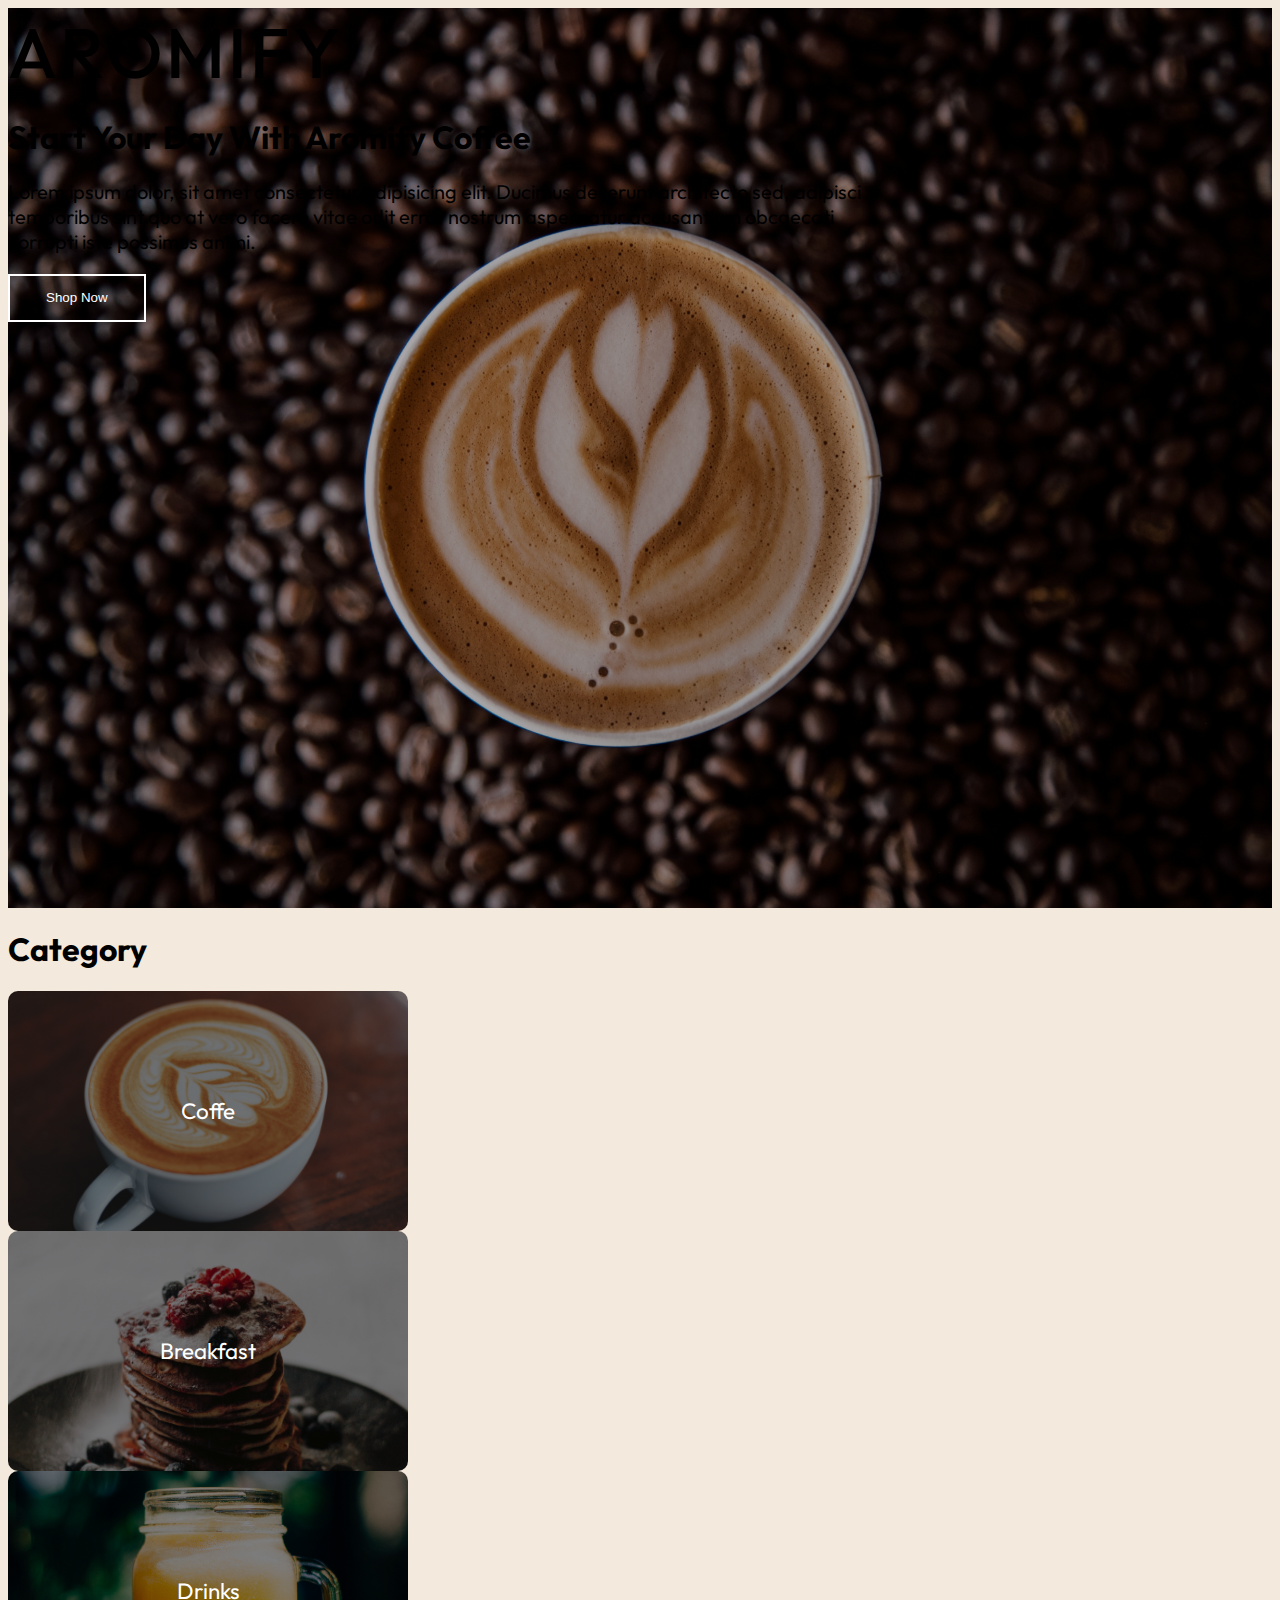
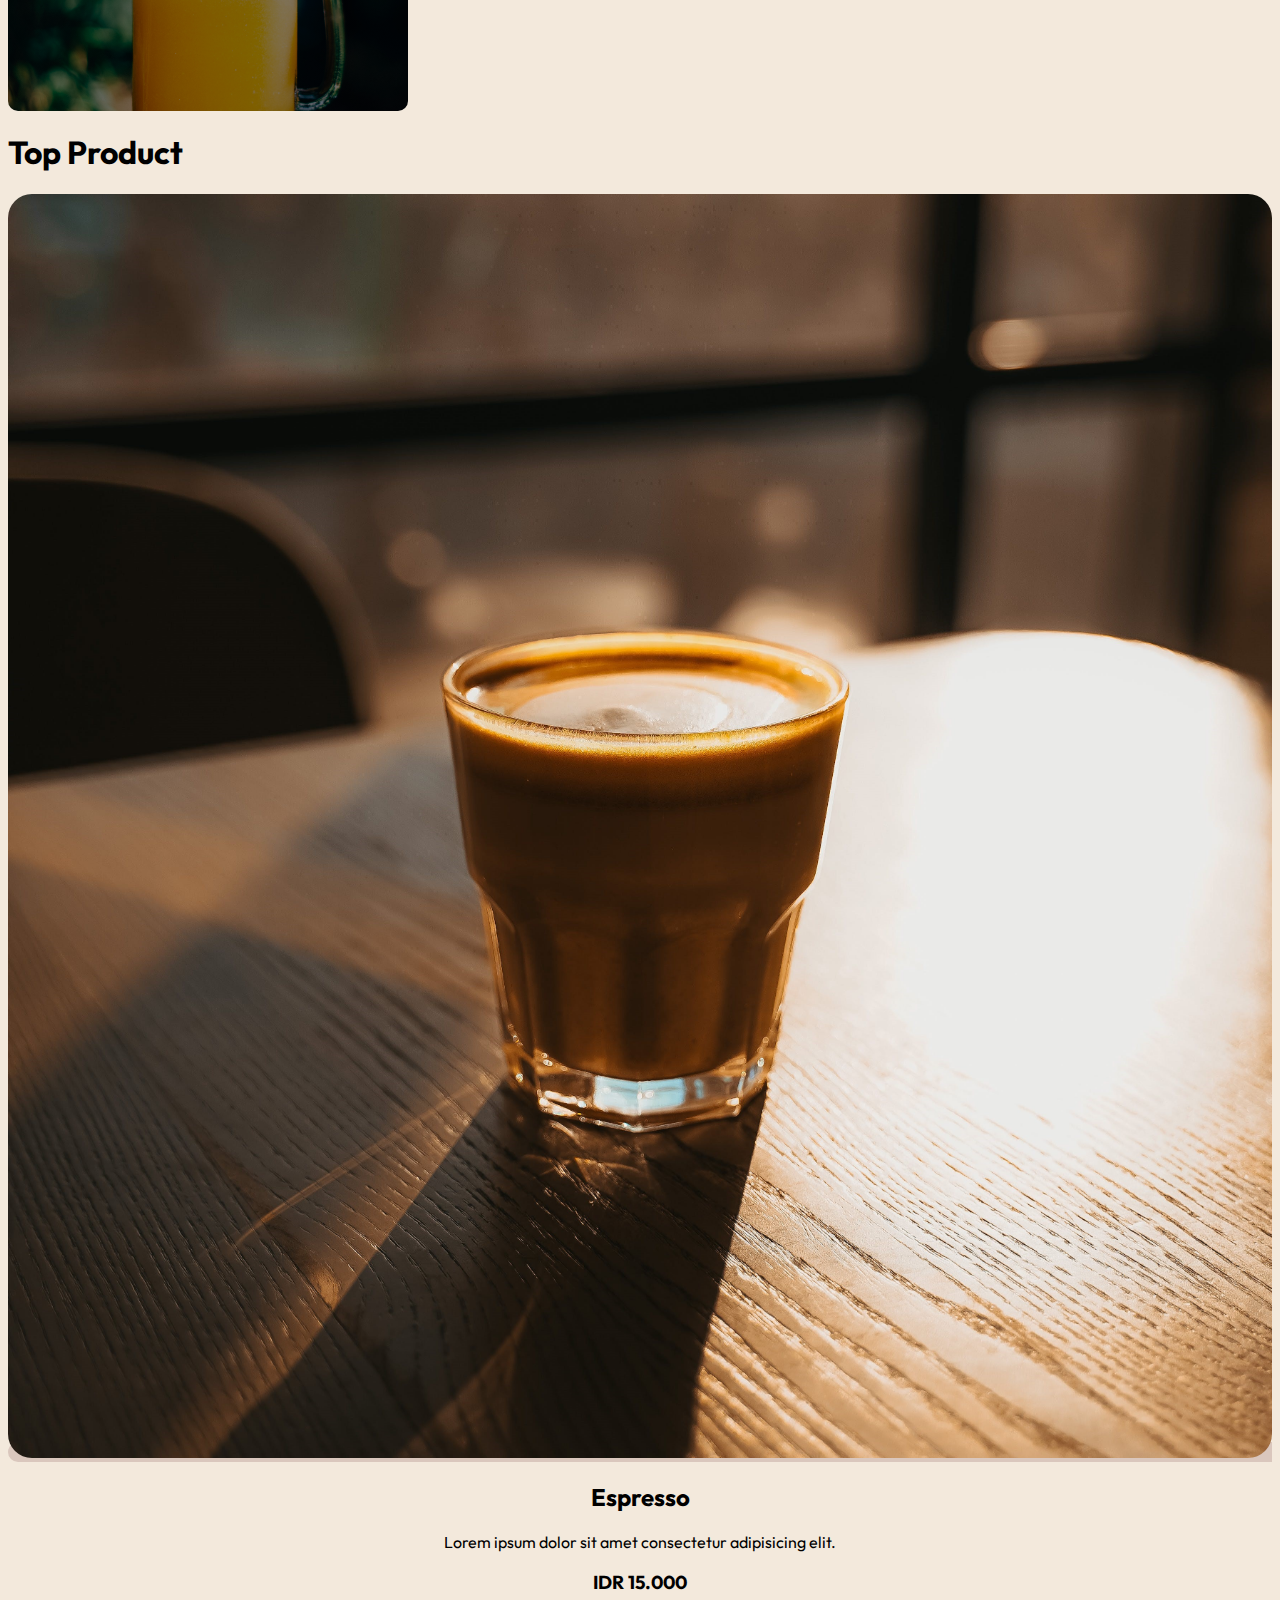
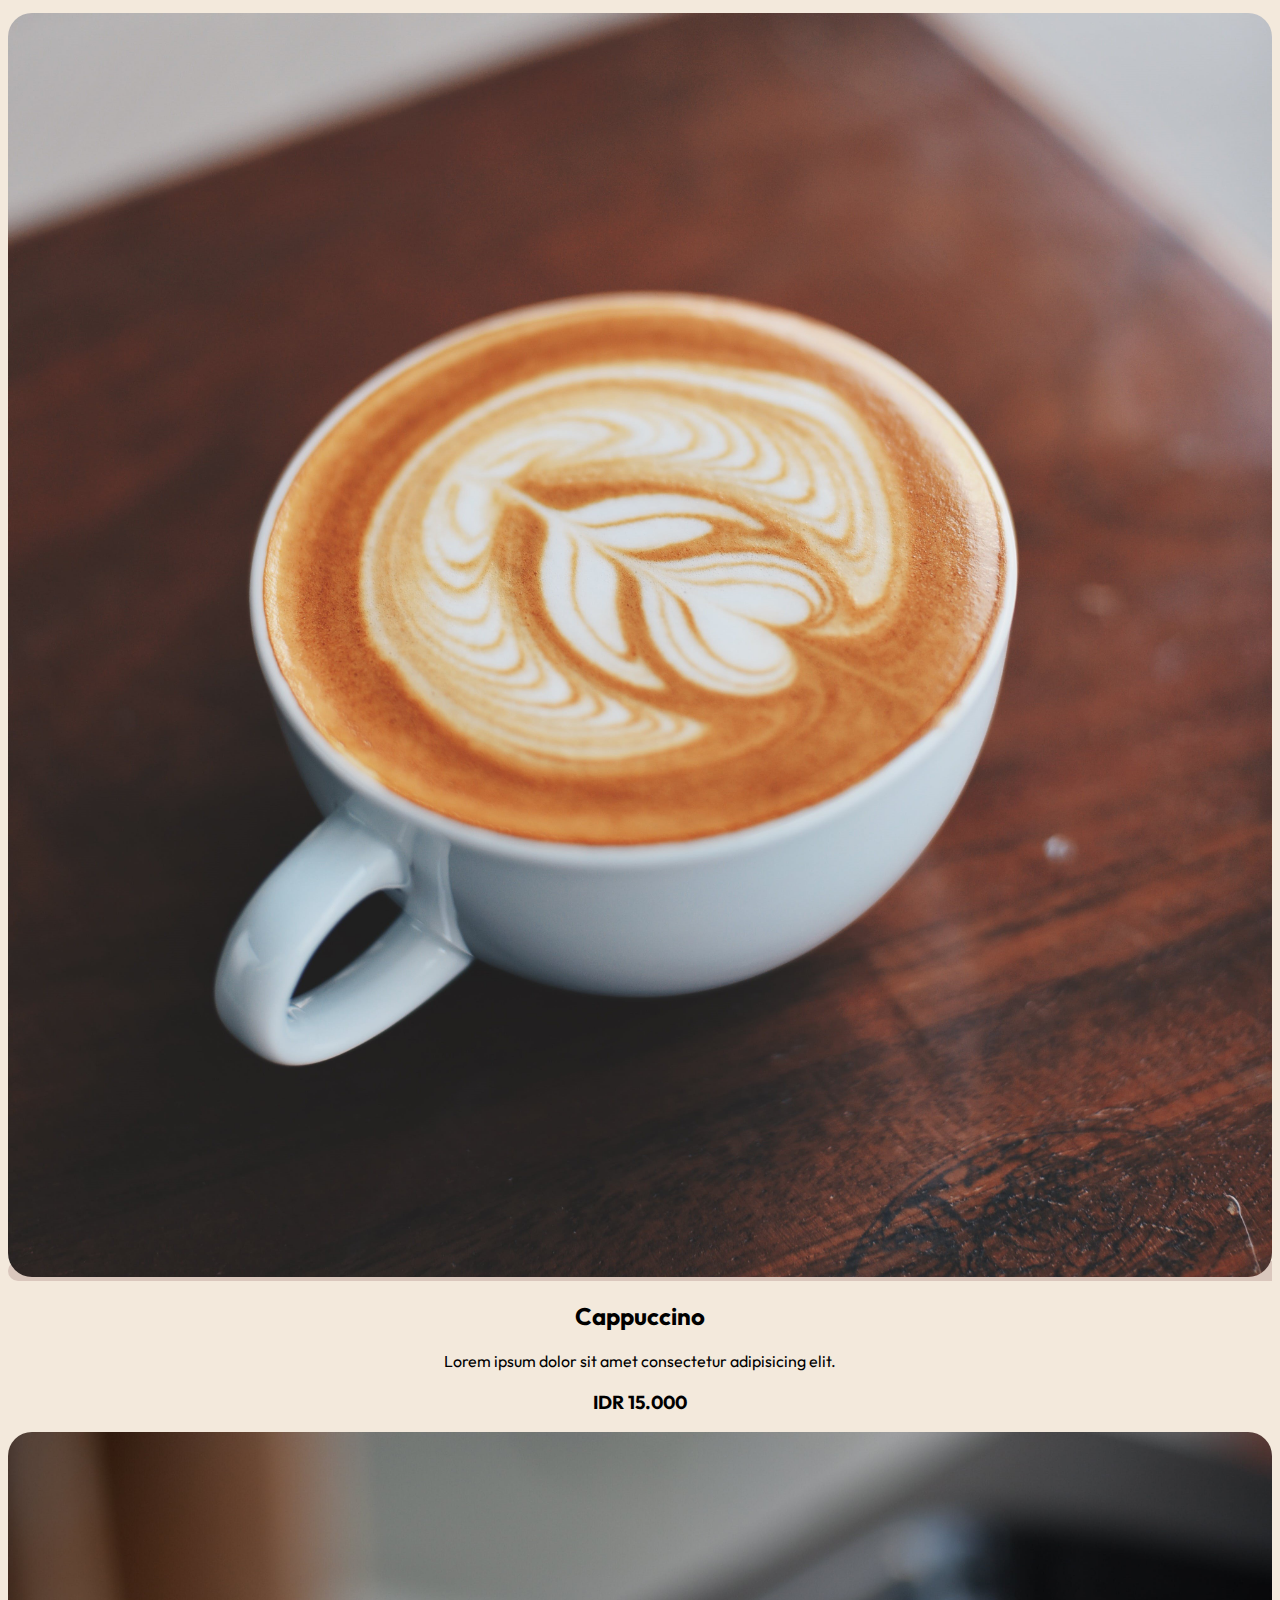
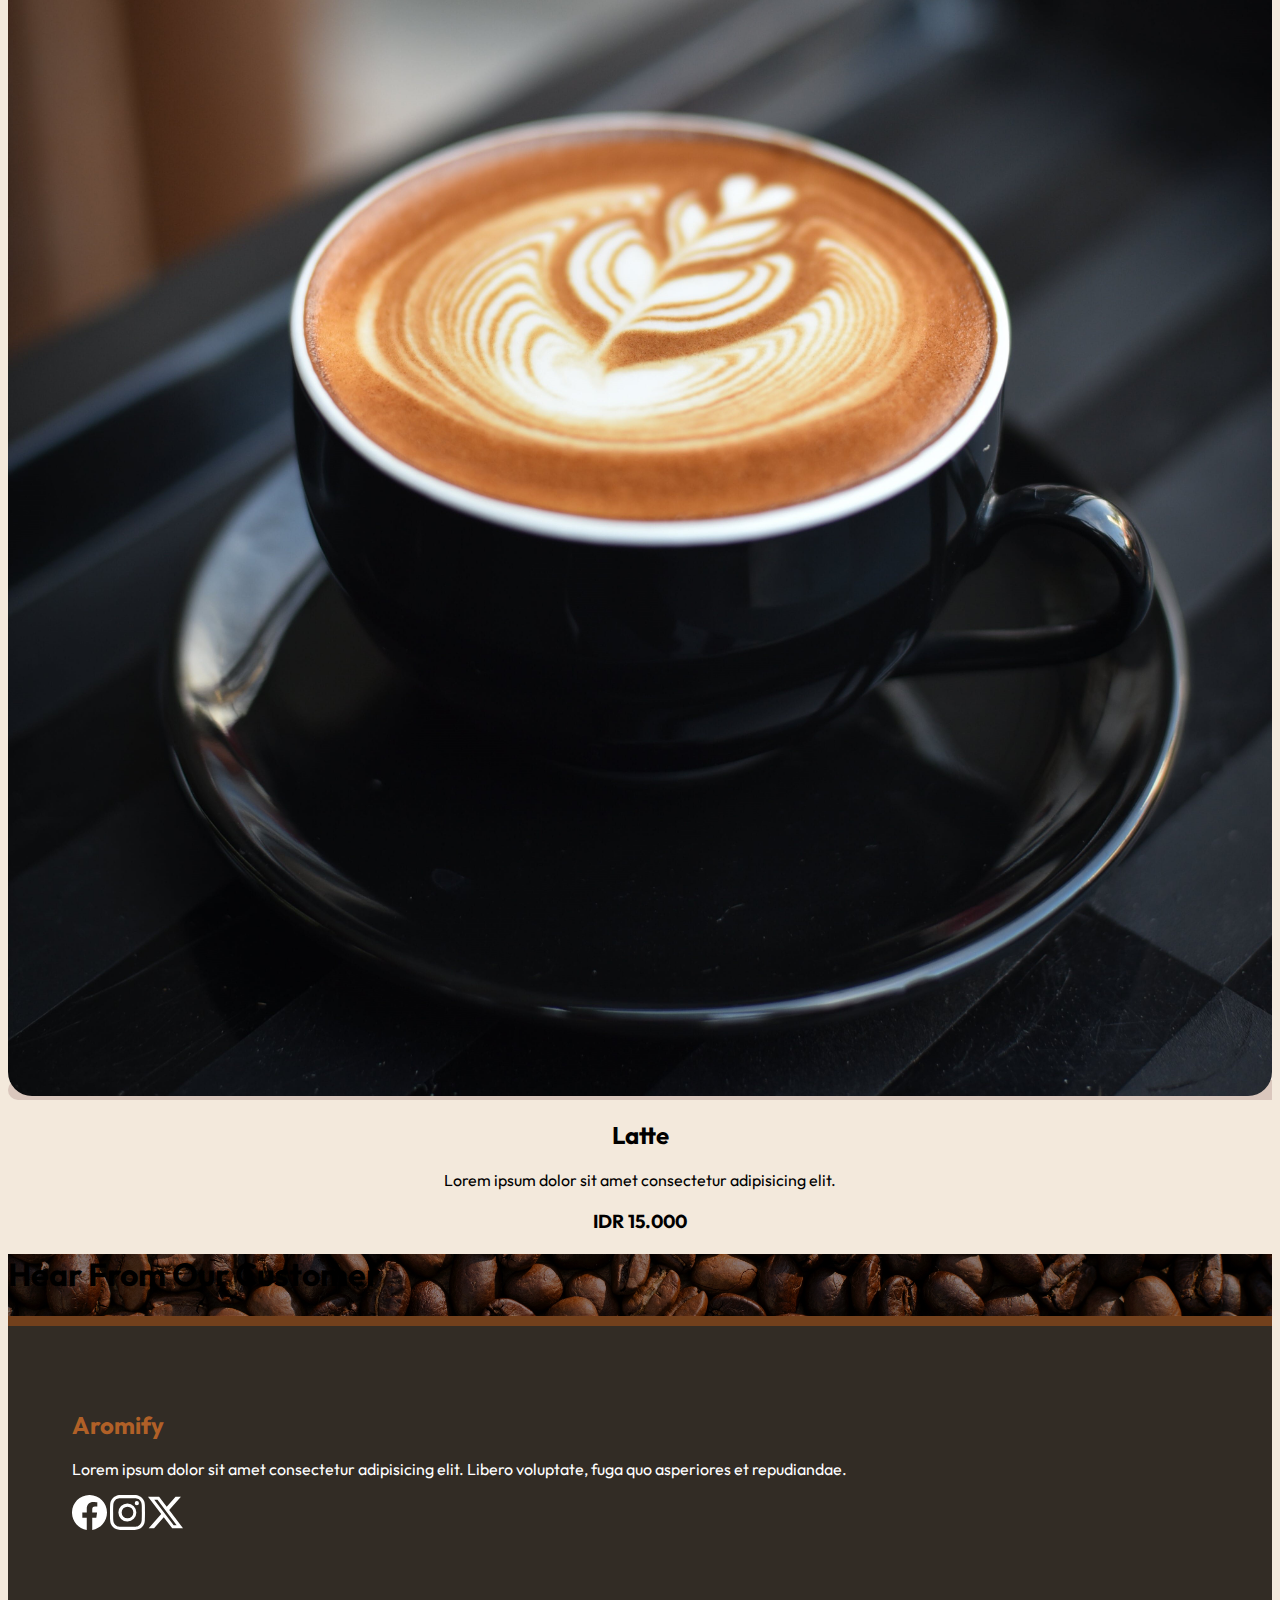
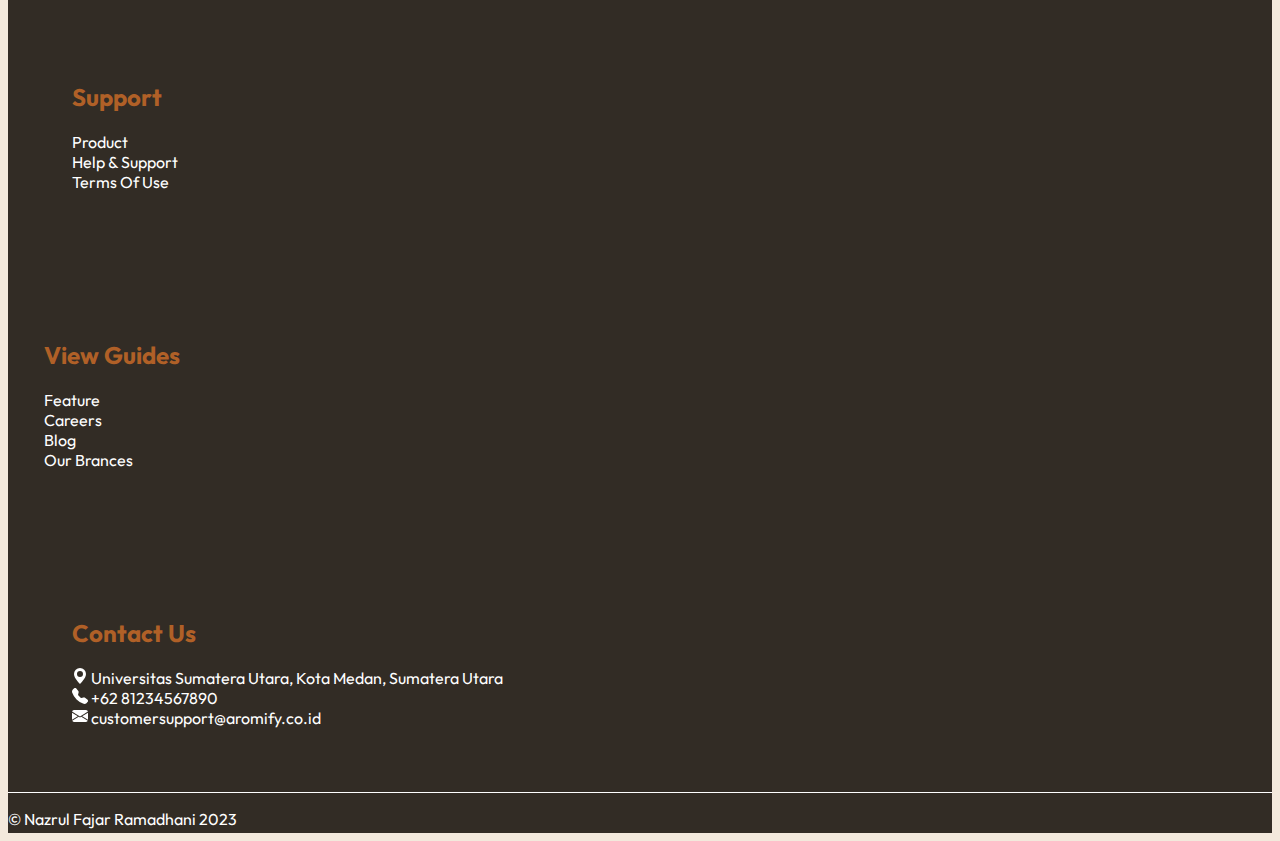
<file: index.html>
<!DOCTYPE html>
<html lang="en">
<head>
  <meta charset="UTF-8">
  <meta name="viewport" content="width=device-width, initial-scale=1.0">
  <title>Aromify</title>
  <link href="https://cdn.jsdelivr.net/npm/bootstrap@5.3.2/dist/css/bootstrap.min.css" 
  rel="stylesheet" integrity="sha384-T3c6CoIi6uLrA9TneNEoa7RxnatzjcDSCmG1MXxSR1GAsXEV/Dwwykc2MPK8M2HN" crossorigin="anonymous">
  <link rel="stylesheet" href="style.css">
  <!-- Font -->
  <link rel="preconnect" href="https://fonts.googleapis.com">
  <link rel="preconnect" href="https://fonts.gstatic.com" crossorigin>
  <link href="https://fonts.googleapis.com/css2?family=Outfit:wght@100;200;300;400;500;600;700;800;900&display=swap" rel="stylesheet">
  <!-- Owl -->
  <link rel="stylesheet" href="https://cdnjs.cloudflare.com/ajax/libs/OwlCarousel2/2.3.4/assets/owl.carousel.css" integrity="sha512-UTNP5BXLIptsaj5WdKFrkFov94lDx+eBvbKyoe1YAfjeRPC+gT5kyZ10kOHCfNZqEui1sxmqvodNUx3KbuYI/A==" crossorigin="anonymous" referrerpolicy="no-referrer" />
</head>
<body>
  <!-- Nav Main -->
  <header class="nav-scrolled">
    <nav class="navbar container-fluid navbar-expand-lg navbar-dark">
      <div class="container-fluid">
        <a class="navbar-brand px-2 mx-lg-5" href="#home"><h2>Aromify</h3></a>
        <button class="navbar-toggler" type="button" data-bs-toggle="collapse" data-bs-target="#navbarNavAltMarkup" aria-controls="navbarNavAltMarkup" aria-expanded="false" aria-label="Toggle navigation">
          <span class="navbar-toggler-icon"></span>
        </button>
        <div class="collapse navbar-collapse justify-content-end px-5" id="navbarNavAltMarkup">
          <div class="navbar-nav">
            <a class="nav-link" href="#home">Home</a>
            <a class="nav-link" href="/menu/index.html">Menu</a>
            <a class="nav-link" href="/location/index.html">Location</a>
            <a class="nav-link" href="#footer">Contact Us</a>
          </div>
        </div>
      </div>
    </nav>
  </header>
  <!-- Nav End -->

  <!-- Main Start -->

  <!-- Home Start -->
  <section class="home text-center d-grid align-items-center mb-3 justify-content-center" id="home">
    <div class="container-fluid text-light">
      <div class="word">
        <span>A</span>
        <span>R</span>
        <span>O</span>
        <span>M</span>
        <span>I</span>
        <span>F</span>
        <span>Y</span>
      </div>
      <h1 class="fade-up py-2">Start Your Day With Aromify Coffee</h1>
      <p class="fade-up py-2" style="width: 70vw; font-size: 1.25rem;">Lorem ipsum dolor, sit amet consectetur adipisicing elit. Ducimus deserunt architecto sed, 
        adipisci temporibus sint quo at vero facere vitae odit error nostrum aspernatur accusantium obcaecati corrupti iste possimus animi.</p>
        <button class="fade-up shop_now py-2" onclick="location.href='https:gofood.co.id/en'" type="button">Shop Now</button>
    </div>
  </section>
  <!-- Home End -->

  <!-- Category Start -->
  <section class="my-4">
    <div class="container-fluid">
      <div class="d-flex justify-content-center my-5">
        <h1>Category</h1>
      </div>
      <div class="row align-items-center justify-content-center">
        <div class="category col-4 m-2 mt-0 d-flex align-items-center justify-content-center text-light"><a class="cat_coffee" href="/menu/index.html">Coffe</a></div>
        <div class="category col-4 m-2 mt-0 d-flex align-items-center justify-content-center text-light"><a class="cat_breakfast" href="/menu/index.html">Breakfast</a></div>
        <div class="category col-4 m-2 mt-0 d-flex align-items-center justify-content-center text-light"><a class="cat_drinks" href="/menu/index.html">Drinks</a></div>
      </div>
    </div>
  </section>
  <!-- Category End -->

  <!-- Top Product Start -->
  <section class="my-4">
    <div class="container-fluid">
      <div class="d-flex justify-content-center my-5">
        <h1>Top Product</h1>
      </div>
      <div class="row align-items-center justify-content-center my-5">
        <a href="/menu/detail.html?id=2" class="product col-3 m-2 p-4">
            <img src="img/Coffe/espresso.jpg" alt="espresso" class="">
            <h2 class="p-1 my-1">Espresso</h2>
            <p class="p-1">Lorem ipsum dolor sit amet consectetur adipisicing elit.</p>
            <h3 class="p-1">IDR 15.000</h3>
        </a>

        <a href="/menu/detail.html?id=1" class="product col-3 m-2 p-4">
            <img src="img/Coffe/cappuccino.jpg" alt="cappuccino">
            <h2 class="p-1 my-1">Cappuccino</h2>
            <p class="p-1">Lorem ipsum dolor sit amet consectetur adipisicing elit.</p>
            <h3 class="p-1">IDR 15.000</h3>
        </a>

        <a href="/menu/detail.html?id=3" class="product col-3 m-2 p-4">
          <img src="img/Coffe/latte.jpg" alt="latte">
          <h2 class="p-1 my-1">Latte</h2>
          <p class="p-1">Lorem ipsum dolor sit amet consectetur adipisicing elit.</p>
          <h3 class="p-1">IDR 15.000</h3>
        </a>
      </div>
    </div>
  </section>
  <!-- Top Product End -->

  <!-- Review Start -->
  <section class="my-4">
    <div class="review-body container p-3">
      <div class="d-flex justify-content-center">
        <h1 class="text-light">Hear From Our Customer</h1>
      </div>
      <div class="review">
        <div class="owl-carousel">
          <div class="card m-3">
            <div class="card-body">
              <div class="d-flex">
                <img src="img/Breakfast/donut.jpg" alt="profile">
                <h4 class="card-title ms-3 mb-0">Customer 1</h4>
              </div>
              <p class="card-text py-2">Lorem ipsum dolor sit amet consectetur adipisicing elit. Odit blanditiis quod numquam velit dolores rem sit 
                similique officia architecto sapiente veritatis at, aut, sed, cupiditate nulla nobis quasi officiis minus?</p>
            </div>
          </div>
          <div class="card m-3">
            <div class="card-body">
              <div class="d-flex">
                <img src="img/Breakfast/donut.jpg" alt="profile">
                <h4 class="card-title ms-3 mb-0">Customer 2</h4>
              </div>
              <p class="card-text py-3">Lorem ipsum dolor sit amet consectetur adipisicing elit. Molestias, debitis? Culpa, omnis, assumenda quisquam 
                tenetur recusandae corporis tempore iusto eligendi maxime harum explicabo modi error, debitis sit ab eveniet veritatis.</p>
            </div>
          </div>
          <div class="card m-3">
            <div class="card-body">
              <div class="d-flex">
                <img src="img/Breakfast/donut.jpg" alt="profile">
                <h4 class="card-title ms-3 mb-0">Customer 3</h4>
              </div>
              <p class="card-text">Lorem ipsum dolor sit amet consectetur adipisicing elit. Vitae ad a ex expedita. Possimus quibusdam porro, 
                sed in necessitatibus consequuntur est similique dolore minus, assumenda odio reiciendis atque provident sequi!</p>
            </div>
          </div>
          <div class="card m-3">
            <div class="card-body">
              <div class="d-flex">
                <img src="img/Breakfast/donut.jpg" alt="profile">
                <h4 class="card-title ms-3 mb-0">Customer 4</h4>
              </div>
              <p class="card-text">Lorem, ipsum dolor sit amet consectetur adipisicing elit. Natus, magni eum ratione laudantium illo doloremque 
                enim incidunt ducimus quasi numquam perspiciatis, dolorum, quis quidem. Aliquid natus atque commodi eos ducimus.</p>
            </div>
          </div>
          <div class="card m-3">
            <div class="card-body">
              <div class="d-flex">
                <img src="img/Breakfast/donut.jpg" alt="profile">
                <h4 class="card-title ms-3 mb-0">Customer 5</h4>
              </div>
              <p class="card-text">Lorem ipsum dolor sit amet consectetur adipisicing elit. Odit blanditiis quod numquam velit dolores rem sit 
                similique officia architecto sapiente veritatis at, aut, sed, cupiditate nulla nobis quasi officiis minus?</p>
            </div>
          </div>
          <div class="card m-3">
            <div class="card-body">
              <div class="d-flex">
                <img src="img/Breakfast/donut.jpg" alt="profile">
                <h4 class="card-title ms-3 mb-0">Customer 6</h4>
              </div>
              <p class="card-text">Lorem ipsum dolor sit amet consectetur adipisicing elit. Ad animi deleniti debitis? Reprehenderit hic vel 
                officiis libero impedit nobis neque ipsam, nihil in doloremque sapiente alias! Deserunt esse quibusdam eveniet!</p>
            </div>
          </div>
        </div>
      </div>
    </div>
  </section>
  <!-- Review End -->

  <!-- Footer Start -->
  <footer class="mt-5" id="footer">
    <div class="container">
      <div class="row">
        <div class="box col-12 col-lg-3 my-2">
          <h2>Aromify</h2>
          <p>Lorem ipsum dolor sit amet consectetur adipisicing elit. Libero voluptate, fuga quo asperiores et repudiandae.</p>
          <div class="d-flex justify-content-between">
            <a href=""><svg xmlns="http://www.w3.org/2000/svg" width="35" height="35" fill="currentColor" class="bi bi-facebook" viewBox="0 0 16 16">
              <path d="M16 8.049c0-4.446-3.582-8.05-8-8.05C3.58 0-.002 3.603-.002 8.05c0 4.017 2.926 7.347 6.75 7.951v-5.625h-2.03V8.05H6.75V6.275c0-2.017 1.195-3.131 3.022-3.131.876 0 1.791.157 1.791.157v1.98h-1.009c-.993 0-1.303.621-1.303 1.258v1.51h2.218l-.354 2.326H9.25V16c3.824-.604 6.75-3.934 6.75-7.951z"/>
            </svg></a>
            <a href=""><svg xmlns="http://www.w3.org/2000/svg" width="35" height="35" fill="currentColor" class="bi bi-instagram" viewBox="0 0 16 16">
              <path d="M8 0C5.829 0 5.556.01 4.703.048 3.85.088 3.269.222 2.76.42a3.917 3.917 0 0 0-1.417.923A3.927 3.927 0 0 0 .42 2.76C.222 3.268.087 3.85.048 4.7.01 5.555 0 5.827 0 8.001c0 2.172.01 2.444.048 3.297.04.852.174 1.433.372 1.942.205.526.478.972.923 1.417.444.445.89.719 1.416.923.51.198 1.09.333 1.942.372C5.555 15.99 5.827 16 8 16s2.444-.01 3.298-.048c.851-.04 1.434-.174 1.943-.372a3.916 3.916 0 0 0 1.416-.923c.445-.445.718-.891.923-1.417.197-.509.332-1.09.372-1.942C15.99 10.445 16 10.173 16 8s-.01-2.445-.048-3.299c-.04-.851-.175-1.433-.372-1.941a3.926 3.926 0 0 0-.923-1.417A3.911 3.911 0 0 0 13.24.42c-.51-.198-1.092-.333-1.943-.372C10.443.01 10.172 0 7.998 0h.003zm-.717 1.442h.718c2.136 0 2.389.007 3.232.046.78.035 1.204.166 1.486.275.373.145.64.319.92.599.28.28.453.546.598.92.11.281.24.705.275 1.485.039.843.047 1.096.047 3.231s-.008 2.389-.047 3.232c-.035.78-.166 1.203-.275 1.485a2.47 2.47 0 0 1-.599.919c-.28.28-.546.453-.92.598-.28.11-.704.24-1.485.276-.843.038-1.096.047-3.232.047s-2.39-.009-3.233-.047c-.78-.036-1.203-.166-1.485-.276a2.478 2.478 0 0 1-.92-.598 2.48 2.48 0 0 1-.6-.92c-.109-.281-.24-.705-.275-1.485-.038-.843-.046-1.096-.046-3.233 0-2.136.008-2.388.046-3.231.036-.78.166-1.204.276-1.486.145-.373.319-.64.599-.92.28-.28.546-.453.92-.598.282-.11.705-.24 1.485-.276.738-.034 1.024-.044 2.515-.045v.002zm4.988 1.328a.96.96 0 1 0 0 1.92.96.96 0 0 0 0-1.92zm-4.27 1.122a4.109 4.109 0 1 0 0 8.217 4.109 4.109 0 0 0 0-8.217zm0 1.441a2.667 2.667 0 1 1 0 5.334 2.667 2.667 0 0 1 0-5.334z"/>
            </svg></a>
            <a href=""><svg xmlns="http://www.w3.org/2000/svg" width="35" height="35" fill="currentColor" class="bi bi-twitter-x" viewBox="0 0 16 16">
              <path d="M12.6.75h2.454l-5.36 6.142L16 15.25h-4.937l-3.867-5.07-4.425 5.07H.316l5.733-6.57L0 .75h5.063l3.495 4.633L12.601.75Zm-.86 13.028h1.36L4.323 2.145H2.865l8.875 11.633Z"/>
            </svg></a>
          </div>
        </div>
        <div class="box col-4 col-lg-3 my-2">
          <h2>Support</h2>
            <li><a href="">Product</a></li>
            <li><a href="">Help & Support</a></li>
            <li><a href="">Terms Of Use</a></li>
        </div>
        <div class="box view-guides col-4 col-lg-3 my-2">
          <h2>View Guides</h2>
          <li><a href="">Feature</a></li>
          <li><a href="">Careers</a></li>
          <li><a href="">Blog</a></li>
          <li><a href="">Our Brances</a></li>
        </div>
        <div class="box col-4 col-lg-3 my-2">
          <h2>Contact Us</h2>
          <li><a href="https://maps.app.goo.gl/rUbBn3aGbjr4M6wi7" target="_blank">
            <span>
              <svg xmlns="http://www.w3.org/2000/svg" width="16" height="16" fill="currentColor" class="bi bi-geo-alt-fill" viewBox="0 0 16 16">
                <path d="M8 16s6-5.686 6-10A6 6 0 0 0 2 6c0 4.314 6 10 6 10zm0-7a3 3 0 1 1 0-6 3 3 0 0 1 0 6z"/>
              </svg>
            </span>
            Universitas Sumatera Utara, Kota Medan, Sumatera Utara
          </a></li>
          <li><a href=""><span>
            <svg xmlns="http://www.w3.org/2000/svg" width="16" height="16" fill="currentColor" class="bi bi-telephone-fill" viewBox="0 0 16 16">
              <path fill-rule="evenodd" d="M1.885.511a1.745 1.745 0 0 1 2.61.163L6.29 2.98c.329.423.445.974.315 1.494l-.547 2.19a.678.678 0 0 0 .178.643l2.457 2.457a.678.678 0 0 0 .644.178l2.189-.547a1.745 1.745 0 0 1 1.494.315l2.306 1.794c.829.645.905 1.87.163 2.611l-1.034 1.034c-.74.74-1.846 1.065-2.877.702a18.634 18.634 0 0 1-7.01-4.42 18.634 18.634 0 0 1-4.42-7.009c-.362-1.03-.037-2.137.703-2.877L1.885.511z"/>
            </svg>
          </span>
              +62 81234567890
          </a></li>
          <li><a href="mailto:customersupport@aromify.co.id"><span>
            <svg xmlns="http://www.w3.org/2000/svg" width="16" height="16" fill="currentColor" class="bi bi-envelope-fill" viewBox="0 0 16 16">
              <path d="M.05 3.555A2 2 0 0 1 2 2h12a2 2 0 0 1 1.95 1.555L8 8.414.05 3.555ZM0 4.697v7.104l5.803-3.558L0 4.697ZM6.761 8.83l-6.57 4.027A2 2 0 0 0 2 14h12a2 2 0 0 0 1.808-1.144l-6.57-4.027L8 9.586l-1.239-.757Zm3.436-.586L16 11.801V4.697l-5.803 3.546Z"/>
            </svg>
          </span>
              customersupport@aromify.co.id
          </a></li>
        </div>
      </div>
    </div>
    <div class="copyright d-flex justify-content-center align-items-center">
      <p class="m-0">&#169; Nazrul Fajar Ramadhani 2023</p>
    </div>
  </footer>
  <!-- Footer End -->
  <!-- Main End -->

  <!-- Jquery -->
  <script src="https://cdnjs.cloudflare.com/ajax/libs/jquery/3.7.1/jquery.min.js" 
  integrity="sha512-v2CJ7UaYy4JwqLDIrZUI/4hqeoQieOmAZNXBeQyjo21dadnwR+8ZaIJVT8EE2iyI61OV8e6M8PP2/4hpQINQ/g==" crossorigin="anonymous" referrerpolicy="no-referrer"></script>
  <!-- Owl -->
  <script src="https://cdnjs.cloudflare.com/ajax/libs/OwlCarousel2/2.3.4/owl.carousel.min.js" 
  integrity="sha512-bPs7Ae6pVvhOSiIcyUClR7/q2OAsRiovw4vAkX+zJbw3ShAeeqezq50RIIcIURq7Oa20rW2n2q+fyXBNcU9lrw==" crossorigin="anonymous" referrerpolicy="no-referrer"></script>
  <!-- Bootstrap -->
  <script src="https://cdn.jsdelivr.net/npm/bootstrap@5.3.2/dist/js/bootstrap.bundle.min.js" 
  integrity="sha384-C6RzsynM9kWDrMNeT87bh95OGNyZPhcTNXj1NW7RuBCsyN/o0jlpcV8Qyq46cDfL" crossorigin="anonymous"></script>
  <script src="script.js"></script>
</body>
</html>
</file>
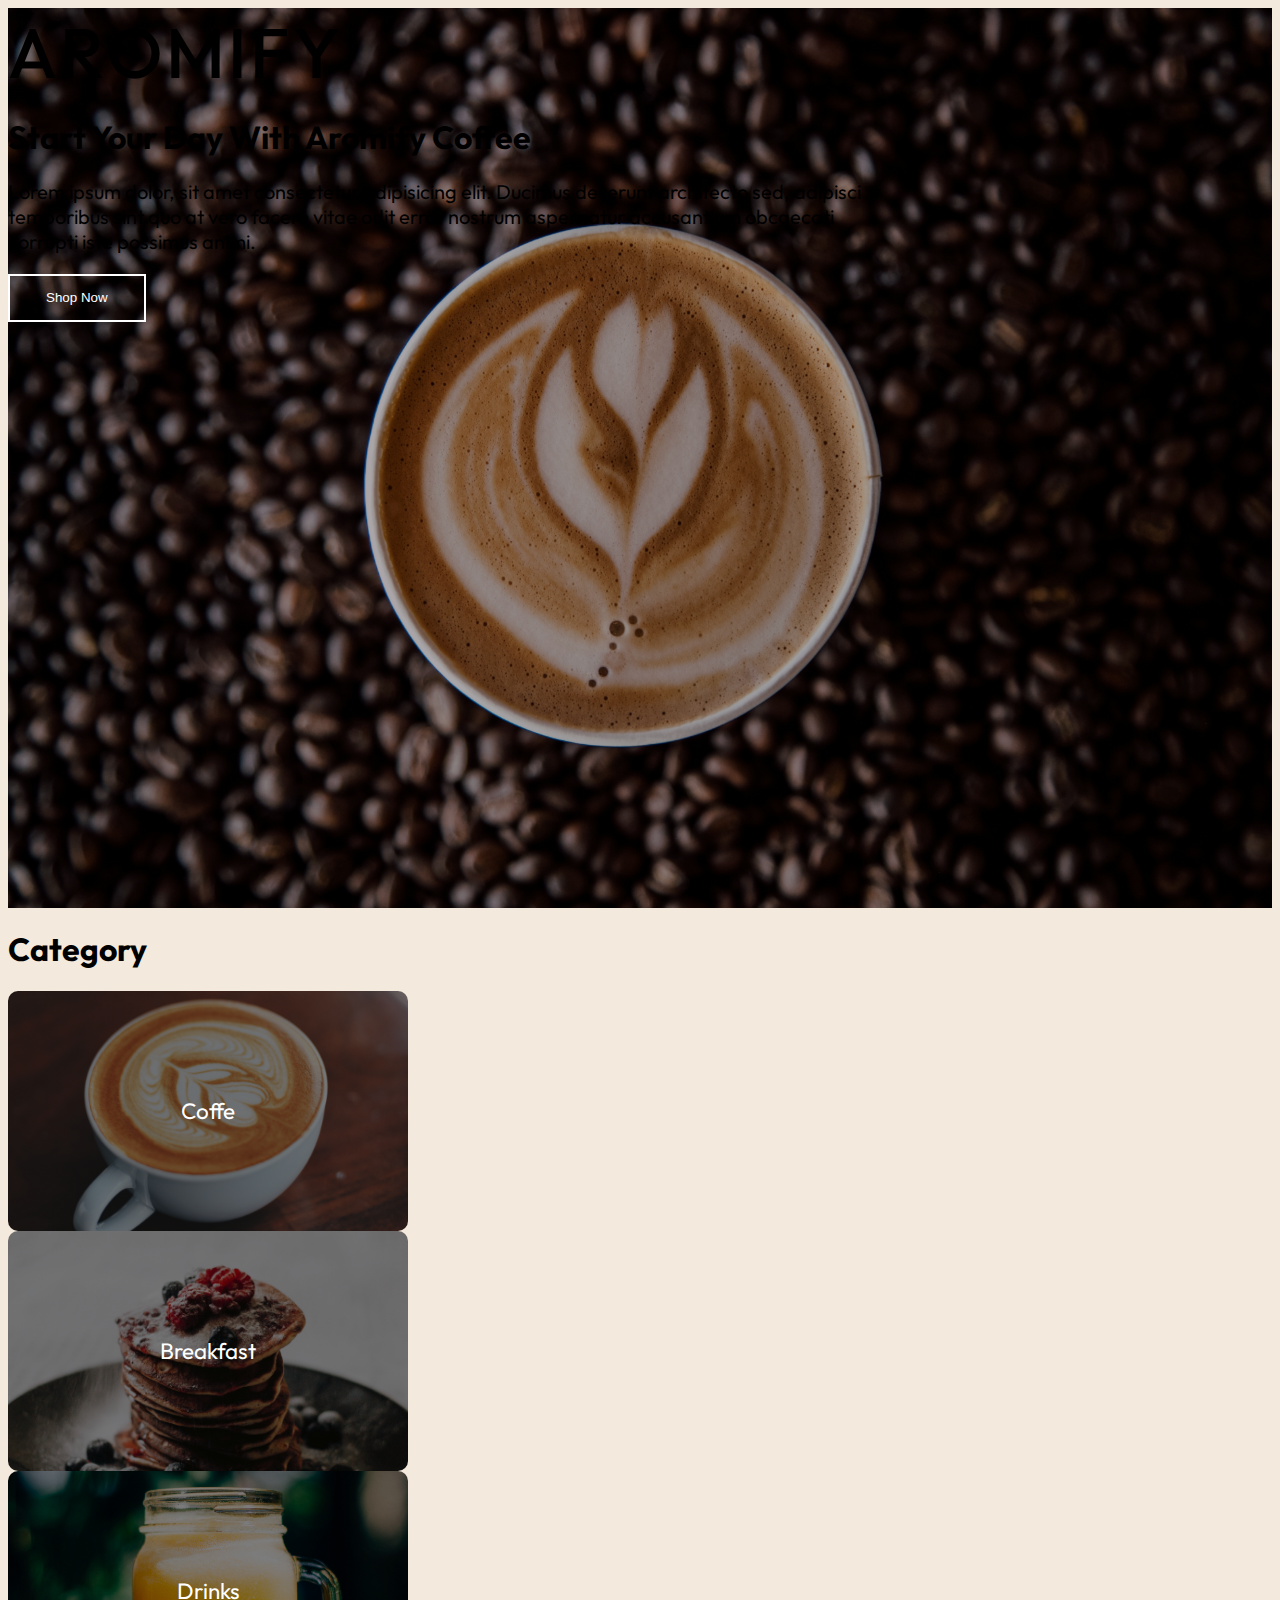
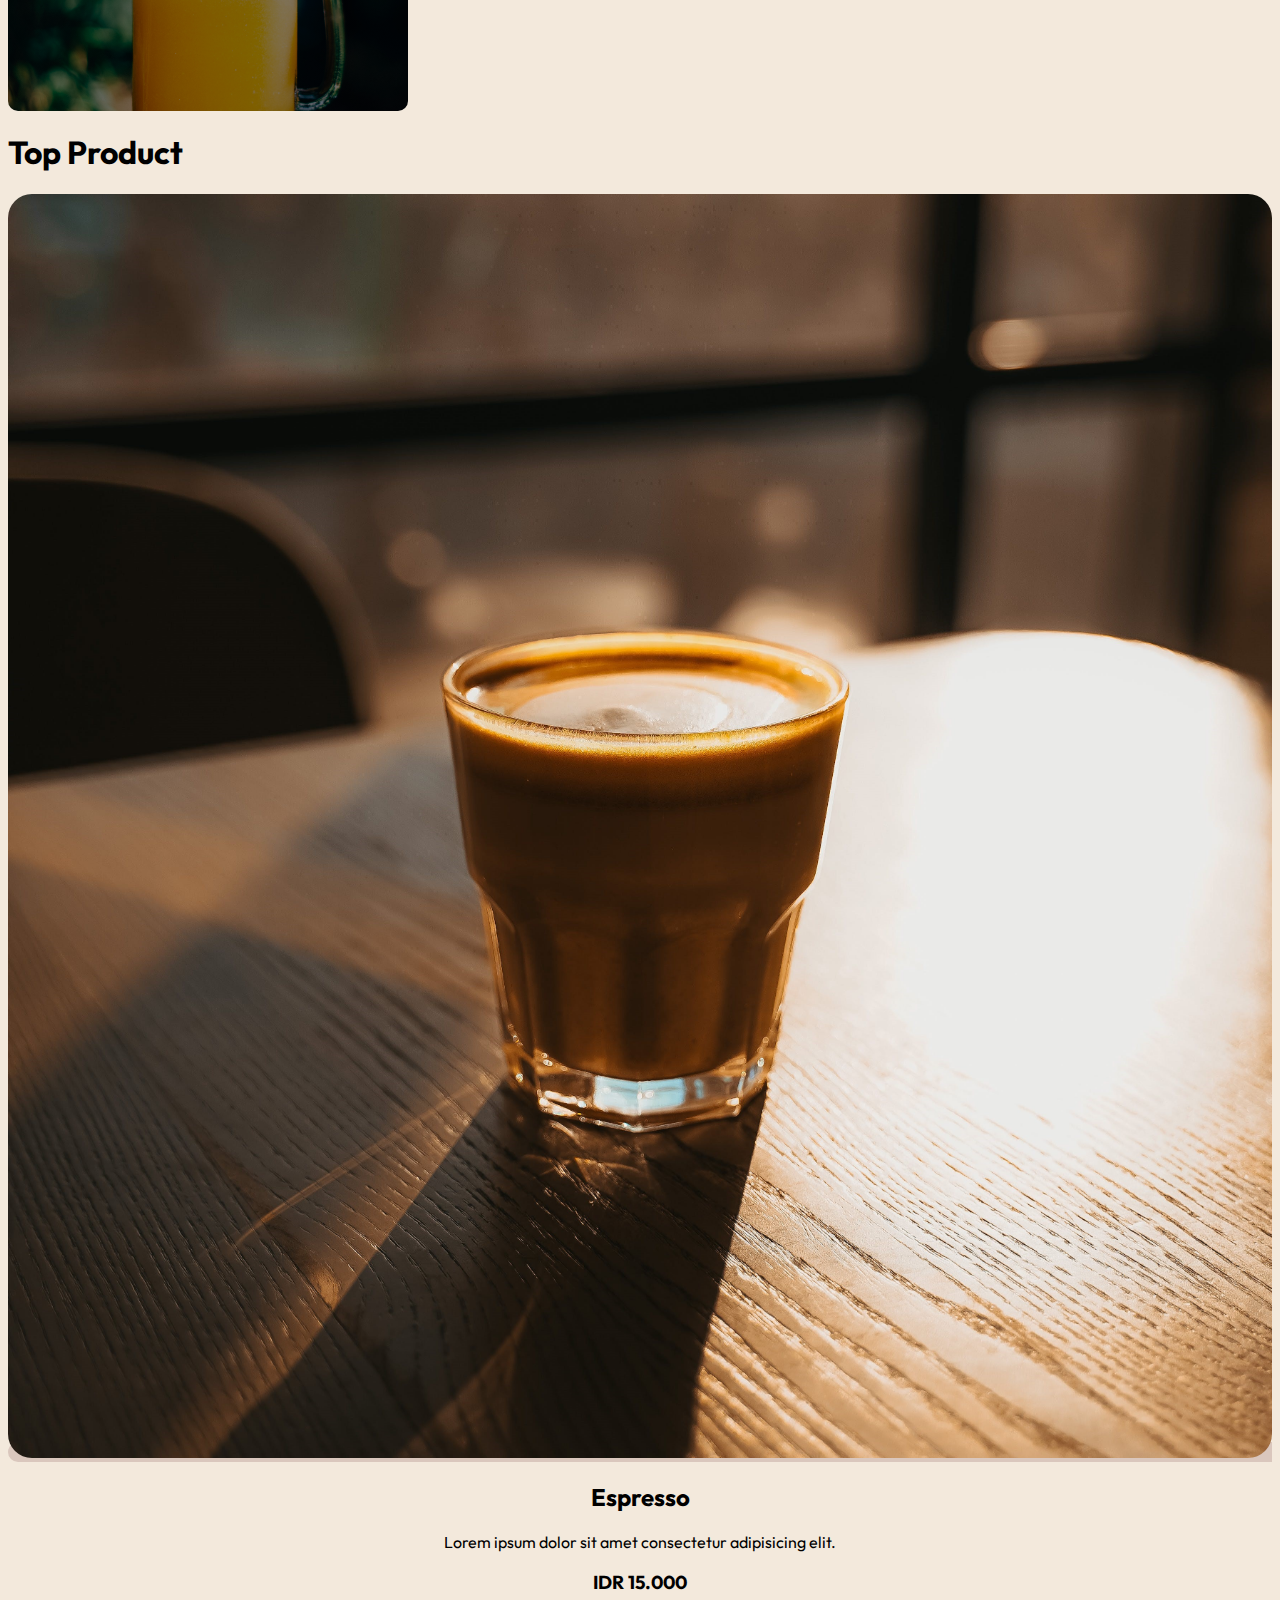
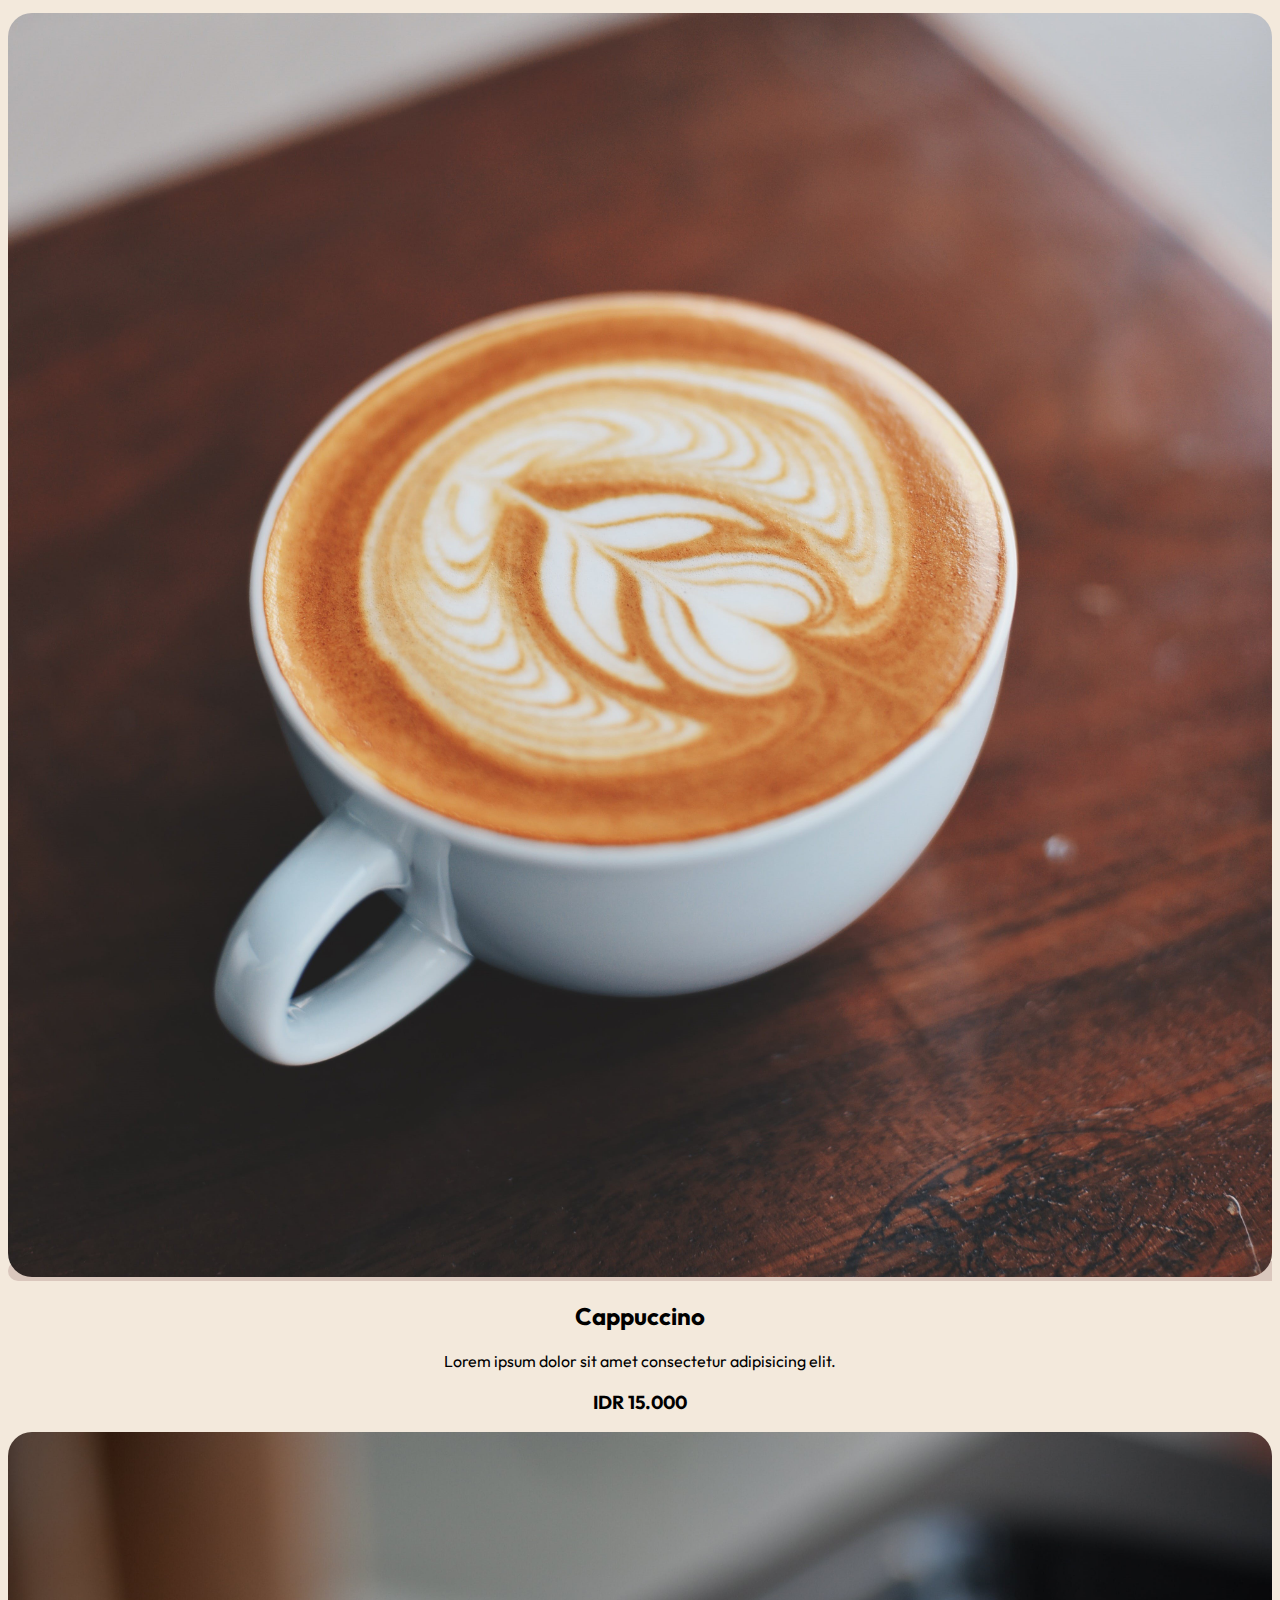
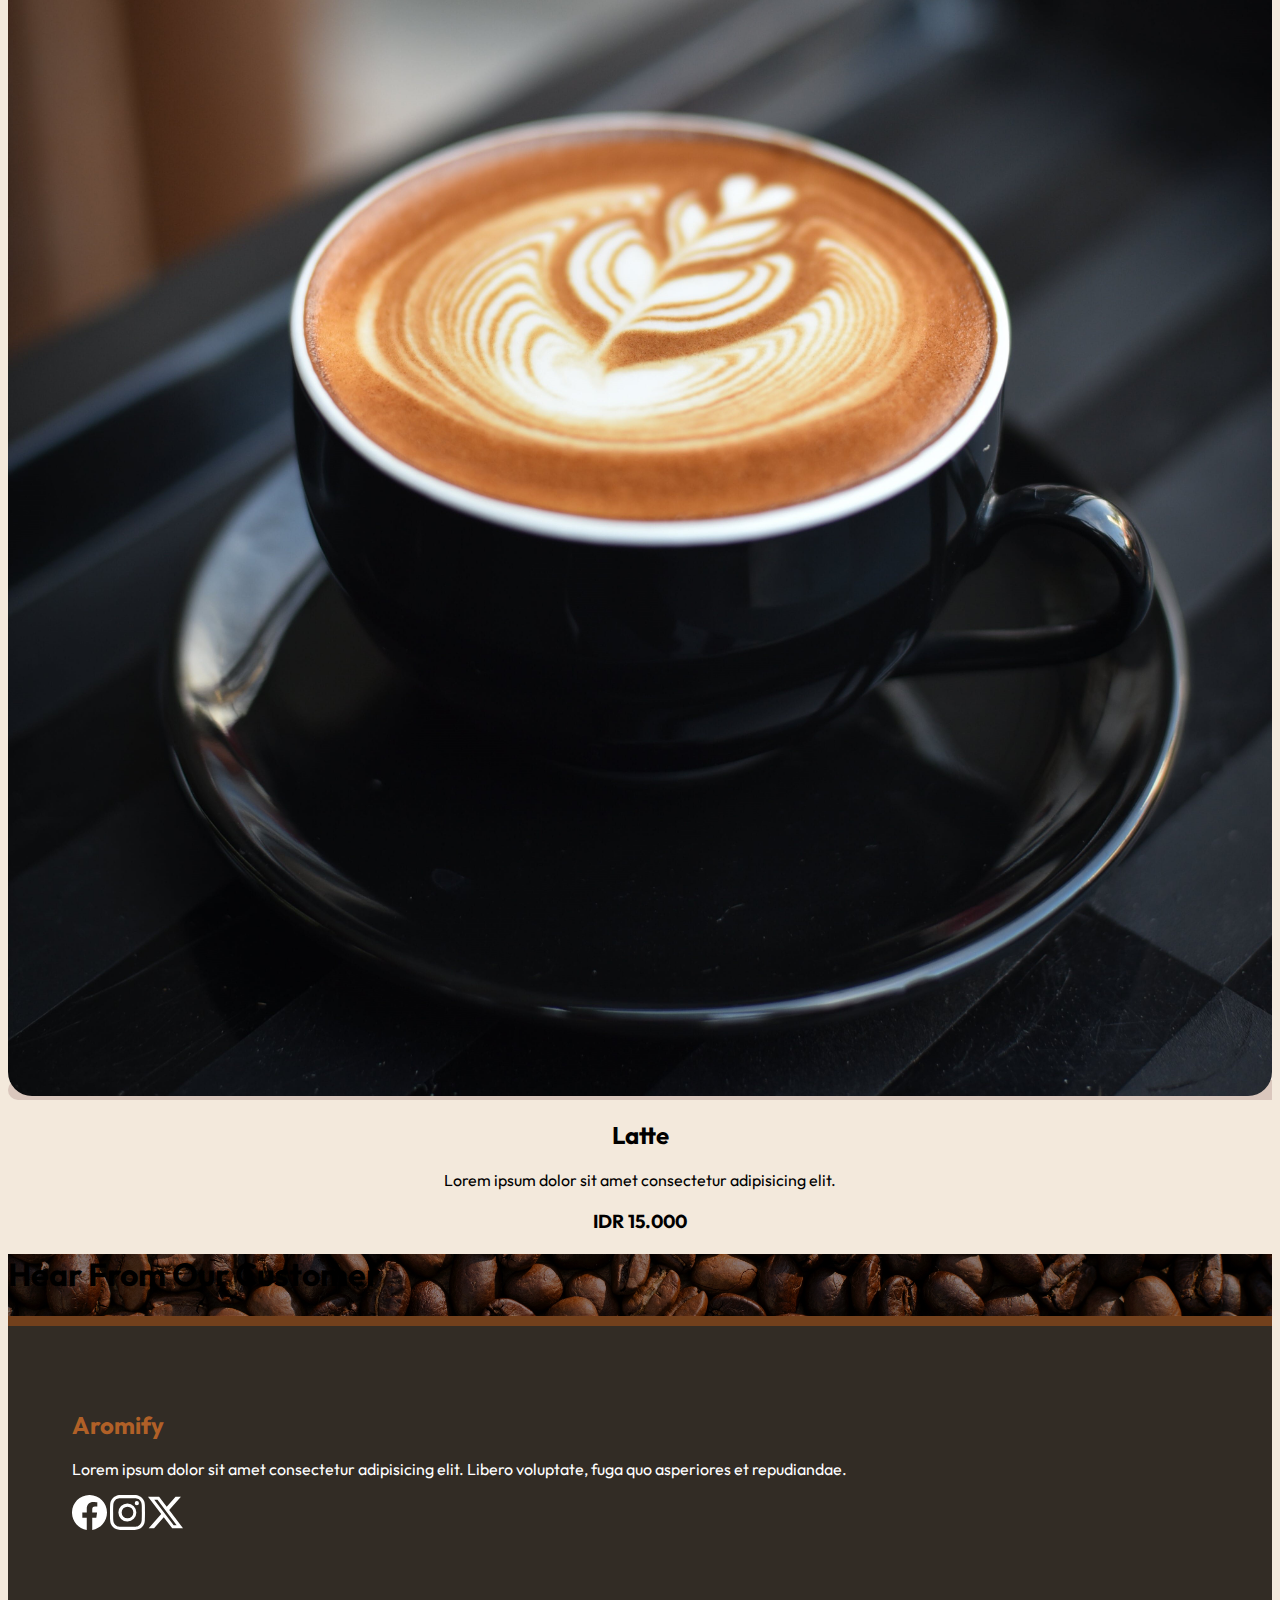
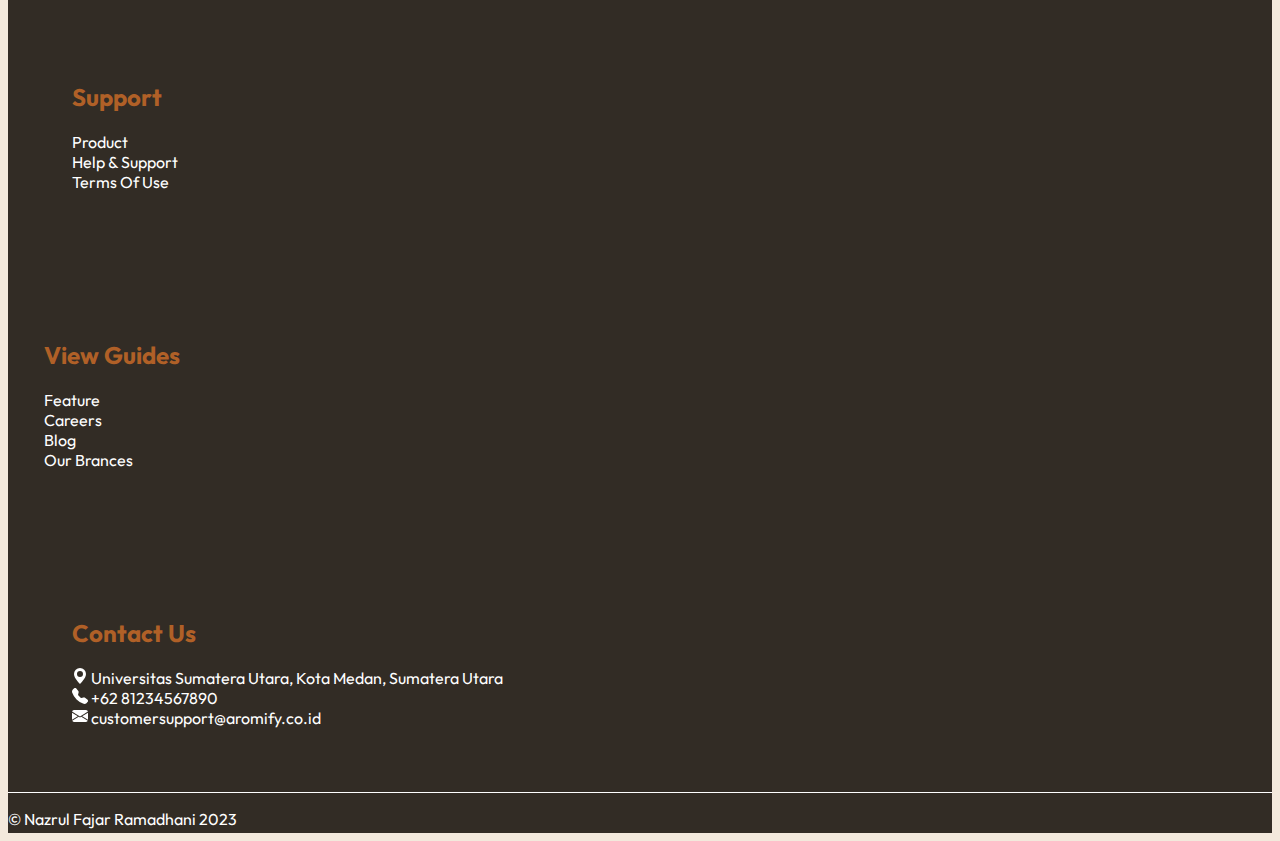
<file: UTS_Lab_PW2/index.html>
<!DOCTYPE html>
<html lang="en">
<head>
  <meta charset="UTF-8">
  <meta name="viewport" content="width=device-width, initial-scale=1.0">
  <title>Aromify</title>
  <link href="https://cdn.jsdelivr.net/npm/bootstrap@5.3.2/dist/css/bootstrap.min.css" 
  rel="stylesheet" integrity="sha384-T3c6CoIi6uLrA9TneNEoa7RxnatzjcDSCmG1MXxSR1GAsXEV/Dwwykc2MPK8M2HN" crossorigin="anonymous">
  <link rel="stylesheet" href="style.css">
  <!-- Font -->
  <link rel="preconnect" href="https://fonts.googleapis.com">
  <link rel="preconnect" href="https://fonts.gstatic.com" crossorigin>
  <link href="https://fonts.googleapis.com/css2?family=Outfit:wght@100;200;300;400;500;600;700;800;900&display=swap" rel="stylesheet">
  <!-- Owl -->
  <link rel="stylesheet" href="https://cdnjs.cloudflare.com/ajax/libs/OwlCarousel2/2.3.4/assets/owl.carousel.css" integrity="sha512-UTNP5BXLIptsaj5WdKFrkFov94lDx+eBvbKyoe1YAfjeRPC+gT5kyZ10kOHCfNZqEui1sxmqvodNUx3KbuYI/A==" crossorigin="anonymous" referrerpolicy="no-referrer" />
</head>
<body>
  <!-- Nav Main -->
  <header class="nav-scrolled">
    <nav class="navbar container-fluid navbar-expand-lg navbar-dark">
      <div class="container-fluid">
        <a class="navbar-brand px-2 mx-lg-5" href="#home"><h2>Aromify</h3></a>
        <button class="navbar-toggler" type="button" data-bs-toggle="collapse" data-bs-target="#navbarNavAltMarkup" aria-controls="navbarNavAltMarkup" aria-expanded="false" aria-label="Toggle navigation">
          <span class="navbar-toggler-icon"></span>
        </button>
        <div class="collapse navbar-collapse justify-content-end px-5" id="navbarNavAltMarkup">
          <div class="navbar-nav">
            <a class="nav-link" href="#home">Home</a>
            <a class="nav-link" href="menu/index.html">Menu</a>
            <a class="nav-link" href="location/index.html">Location</a>
            <a class="nav-link" href="#footer">Contact Us</a>
          </div>
        </div>
      </div>
    </nav>
  </header>
  <!-- Nav End -->

  <!-- Main Start -->

  <!-- Home Start -->
  <section class="home text-center d-grid align-items-center mb-3 justify-content-center" id="home">
    <div class="container-fluid text-light">
      <div class="word">
        <span>A</span>
        <span>R</span>
        <span>O</span>
        <span>M</span>
        <span>I</span>
        <span>F</span>
        <span>Y</span>
      </div>
      <h1 class="fade-up py-2">Start Your Day With Aromify Coffee</h1>
      <p class="fade-up py-2" style="width: 70vw; font-size: 1.25rem;">Lorem ipsum dolor, sit amet consectetur adipisicing elit. Ducimus deserunt architecto sed, 
        adipisci temporibus sint quo at vero facere vitae odit error nostrum aspernatur accusantium obcaecati corrupti iste possimus animi.</p>
        <button class="fade-up shop_now py-2" onclick="location.href='https:gofood.co.id/en'" type="button">Shop Now</button>
    </div>
  </section>
  <!-- Home End -->

  <!-- Category Start -->
  <section class="my-4">
    <div class="container-fluid">
      <div class="d-flex justify-content-center my-5">
        <h1>Category</h1>
      </div>
      <div class="row align-items-center justify-content-center">
        <div class="category col-4 m-2 mt-0 d-flex align-items-center justify-content-center text-light"><a class="cat_coffee" href="/menu/index.html">Coffe</a></div>
        <div class="category col-4 m-2 mt-0 d-flex align-items-center justify-content-center text-light"><a class="cat_breakfast" href="/menu/index.html">Breakfast</a></div>
        <div class="category col-4 m-2 mt-0 d-flex align-items-center justify-content-center text-light"><a class="cat_drinks" href="/menu/index.html">Drinks</a></div>
      </div>
    </div>
  </section>
  <!-- Category End -->

  <!-- Top Product Start -->
  <section class="my-4">
    <div class="container-fluid">
      <div class="d-flex justify-content-center my-5">
        <h1>Top Product</h1>
      </div>
      <div class="row align-items-center justify-content-center my-5">
        <a href="/menu/detail.html?id=2" class="product col-3 m-2 p-4">
            <img src="img/Coffe/espresso.jpg" alt="espresso" class="">
            <h2 class="p-1 my-1">Espresso</h2>
            <p class="p-1">Lorem ipsum dolor sit amet consectetur adipisicing elit.</p>
            <h3 class="p-1">IDR 15.000</h3>
        </a>

        <a href="/menu/detail.html?id=1" class="product col-3 m-2 p-4">
            <img src="img/Coffe/cappuccino.jpg" alt="cappuccino">
            <h2 class="p-1 my-1">Cappuccino</h2>
            <p class="p-1">Lorem ipsum dolor sit amet consectetur adipisicing elit.</p>
            <h3 class="p-1">IDR 15.000</h3>
        </a>

        <a href="/menu/detail.html?id=3" class="product col-3 m-2 p-4">
          <img src="img/Coffe/latte.jpg" alt="latte">
          <h2 class="p-1 my-1">Latte</h2>
          <p class="p-1">Lorem ipsum dolor sit amet consectetur adipisicing elit.</p>
          <h3 class="p-1">IDR 15.000</h3>
        </a>
      </div>
    </div>
  </section>
  <!-- Top Product End -->

  <!-- Review Start -->
  <section class="my-4">
    <div class="review-body container p-3">
      <div class="d-flex justify-content-center">
        <h1 class="text-light">Hear From Our Customer</h1>
      </div>
      <div class="review">
        <div class="owl-carousel">
          <div class="card m-3">
            <div class="card-body">
              <div class="d-flex">
                <img src="img/Breakfast/donut.jpg" alt="profile">
                <h4 class="card-title ms-3 mb-0">Customer 1</h4>
              </div>
              <p class="card-text py-2">Lorem ipsum dolor sit amet consectetur adipisicing elit. Odit blanditiis quod numquam velit dolores rem sit 
                similique officia architecto sapiente veritatis at, aut, sed, cupiditate nulla nobis quasi officiis minus?</p>
            </div>
          </div>
          <div class="card m-3">
            <div class="card-body">
              <div class="d-flex">
                <img src="img/Breakfast/donut.jpg" alt="profile">
                <h4 class="card-title ms-3 mb-0">Customer 2</h4>
              </div>
              <p class="card-text py-3">Lorem ipsum dolor sit amet consectetur adipisicing elit. Molestias, debitis? Culpa, omnis, assumenda quisquam 
                tenetur recusandae corporis tempore iusto eligendi maxime harum explicabo modi error, debitis sit ab eveniet veritatis.</p>
            </div>
          </div>
          <div class="card m-3">
            <div class="card-body">
              <div class="d-flex">
                <img src="img/Breakfast/donut.jpg" alt="profile">
                <h4 class="card-title ms-3 mb-0">Customer 3</h4>
              </div>
              <p class="card-text">Lorem ipsum dolor sit amet consectetur adipisicing elit. Vitae ad a ex expedita. Possimus quibusdam porro, 
                sed in necessitatibus consequuntur est similique dolore minus, assumenda odio reiciendis atque provident sequi!</p>
            </div>
          </div>
          <div class="card m-3">
            <div class="card-body">
              <div class="d-flex">
                <img src="img/Breakfast/donut.jpg" alt="profile">
                <h4 class="card-title ms-3 mb-0">Customer 4</h4>
              </div>
              <p class="card-text">Lorem, ipsum dolor sit amet consectetur adipisicing elit. Natus, magni eum ratione laudantium illo doloremque 
                enim incidunt ducimus quasi numquam perspiciatis, dolorum, quis quidem. Aliquid natus atque commodi eos ducimus.</p>
            </div>
          </div>
          <div class="card m-3">
            <div class="card-body">
              <div class="d-flex">
                <img src="img/Breakfast/donut.jpg" alt="profile">
                <h4 class="card-title ms-3 mb-0">Customer 5</h4>
              </div>
              <p class="card-text">Lorem ipsum dolor sit amet consectetur adipisicing elit. Odit blanditiis quod numquam velit dolores rem sit 
                similique officia architecto sapiente veritatis at, aut, sed, cupiditate nulla nobis quasi officiis minus?</p>
            </div>
          </div>
          <div class="card m-3">
            <div class="card-body">
              <div class="d-flex">
                <img src="img/Breakfast/donut.jpg" alt="profile">
                <h4 class="card-title ms-3 mb-0">Customer 6</h4>
              </div>
              <p class="card-text">Lorem ipsum dolor sit amet consectetur adipisicing elit. Ad animi deleniti debitis? Reprehenderit hic vel 
                officiis libero impedit nobis neque ipsam, nihil in doloremque sapiente alias! Deserunt esse quibusdam eveniet!</p>
            </div>
          </div>
        </div>
      </div>
    </div>
  </section>
  <!-- Review End -->

  <!-- Footer Start -->
  <footer class="mt-5" id="footer">
    <div class="container">
      <div class="row">
        <div class="box col-12 col-lg-3 my-2">
          <h2>Aromify</h2>
          <p>Lorem ipsum dolor sit amet consectetur adipisicing elit. Libero voluptate, fuga quo asperiores et repudiandae.</p>
          <div class="d-flex justify-content-between">
            <a href=""><svg xmlns="http://www.w3.org/2000/svg" width="35" height="35" fill="currentColor" class="bi bi-facebook" viewBox="0 0 16 16">
              <path d="M16 8.049c0-4.446-3.582-8.05-8-8.05C3.58 0-.002 3.603-.002 8.05c0 4.017 2.926 7.347 6.75 7.951v-5.625h-2.03V8.05H6.75V6.275c0-2.017 1.195-3.131 3.022-3.131.876 0 1.791.157 1.791.157v1.98h-1.009c-.993 0-1.303.621-1.303 1.258v1.51h2.218l-.354 2.326H9.25V16c3.824-.604 6.75-3.934 6.75-7.951z"/>
            </svg></a>
            <a href=""><svg xmlns="http://www.w3.org/2000/svg" width="35" height="35" fill="currentColor" class="bi bi-instagram" viewBox="0 0 16 16">
              <path d="M8 0C5.829 0 5.556.01 4.703.048 3.85.088 3.269.222 2.76.42a3.917 3.917 0 0 0-1.417.923A3.927 3.927 0 0 0 .42 2.76C.222 3.268.087 3.85.048 4.7.01 5.555 0 5.827 0 8.001c0 2.172.01 2.444.048 3.297.04.852.174 1.433.372 1.942.205.526.478.972.923 1.417.444.445.89.719 1.416.923.51.198 1.09.333 1.942.372C5.555 15.99 5.827 16 8 16s2.444-.01 3.298-.048c.851-.04 1.434-.174 1.943-.372a3.916 3.916 0 0 0 1.416-.923c.445-.445.718-.891.923-1.417.197-.509.332-1.09.372-1.942C15.99 10.445 16 10.173 16 8s-.01-2.445-.048-3.299c-.04-.851-.175-1.433-.372-1.941a3.926 3.926 0 0 0-.923-1.417A3.911 3.911 0 0 0 13.24.42c-.51-.198-1.092-.333-1.943-.372C10.443.01 10.172 0 7.998 0h.003zm-.717 1.442h.718c2.136 0 2.389.007 3.232.046.78.035 1.204.166 1.486.275.373.145.64.319.92.599.28.28.453.546.598.92.11.281.24.705.275 1.485.039.843.047 1.096.047 3.231s-.008 2.389-.047 3.232c-.035.78-.166 1.203-.275 1.485a2.47 2.47 0 0 1-.599.919c-.28.28-.546.453-.92.598-.28.11-.704.24-1.485.276-.843.038-1.096.047-3.232.047s-2.39-.009-3.233-.047c-.78-.036-1.203-.166-1.485-.276a2.478 2.478 0 0 1-.92-.598 2.48 2.48 0 0 1-.6-.92c-.109-.281-.24-.705-.275-1.485-.038-.843-.046-1.096-.046-3.233 0-2.136.008-2.388.046-3.231.036-.78.166-1.204.276-1.486.145-.373.319-.64.599-.92.28-.28.546-.453.92-.598.282-.11.705-.24 1.485-.276.738-.034 1.024-.044 2.515-.045v.002zm4.988 1.328a.96.96 0 1 0 0 1.92.96.96 0 0 0 0-1.92zm-4.27 1.122a4.109 4.109 0 1 0 0 8.217 4.109 4.109 0 0 0 0-8.217zm0 1.441a2.667 2.667 0 1 1 0 5.334 2.667 2.667 0 0 1 0-5.334z"/>
            </svg></a>
            <a href=""><svg xmlns="http://www.w3.org/2000/svg" width="35" height="35" fill="currentColor" class="bi bi-twitter-x" viewBox="0 0 16 16">
              <path d="M12.6.75h2.454l-5.36 6.142L16 15.25h-4.937l-3.867-5.07-4.425 5.07H.316l5.733-6.57L0 .75h5.063l3.495 4.633L12.601.75Zm-.86 13.028h1.36L4.323 2.145H2.865l8.875 11.633Z"/>
            </svg></a>
          </div>
        </div>
        <div class="box col-4 col-lg-3 my-2">
          <h2>Support</h2>
            <li><a href="">Product</a></li>
            <li><a href="">Help & Support</a></li>
            <li><a href="">Terms Of Use</a></li>
        </div>
        <div class="box view-guides col-4 col-lg-3 my-2">
          <h2>View Guides</h2>
          <li><a href="">Feature</a></li>
          <li><a href="">Careers</a></li>
          <li><a href="">Blog</a></li>
          <li><a href="">Our Brances</a></li>
        </div>
        <div class="box col-4 col-lg-3 my-2">
          <h2>Contact Us</h2>
          <li><a href="https://maps.app.goo.gl/rUbBn3aGbjr4M6wi7" target="_blank">
            <span>
              <svg xmlns="http://www.w3.org/2000/svg" width="16" height="16" fill="currentColor" class="bi bi-geo-alt-fill" viewBox="0 0 16 16">
                <path d="M8 16s6-5.686 6-10A6 6 0 0 0 2 6c0 4.314 6 10 6 10zm0-7a3 3 0 1 1 0-6 3 3 0 0 1 0 6z"/>
              </svg>
            </span>
            Universitas Sumatera Utara, Kota Medan, Sumatera Utara
          </a></li>
          <li><a href=""><span>
            <svg xmlns="http://www.w3.org/2000/svg" width="16" height="16" fill="currentColor" class="bi bi-telephone-fill" viewBox="0 0 16 16">
              <path fill-rule="evenodd" d="M1.885.511a1.745 1.745 0 0 1 2.61.163L6.29 2.98c.329.423.445.974.315 1.494l-.547 2.19a.678.678 0 0 0 .178.643l2.457 2.457a.678.678 0 0 0 .644.178l2.189-.547a1.745 1.745 0 0 1 1.494.315l2.306 1.794c.829.645.905 1.87.163 2.611l-1.034 1.034c-.74.74-1.846 1.065-2.877.702a18.634 18.634 0 0 1-7.01-4.42 18.634 18.634 0 0 1-4.42-7.009c-.362-1.03-.037-2.137.703-2.877L1.885.511z"/>
            </svg>
          </span>
              +62 81234567890
          </a></li>
          <li><a href="mailto:customersupport@aromify.co.id"><span>
            <svg xmlns="http://www.w3.org/2000/svg" width="16" height="16" fill="currentColor" class="bi bi-envelope-fill" viewBox="0 0 16 16">
              <path d="M.05 3.555A2 2 0 0 1 2 2h12a2 2 0 0 1 1.95 1.555L8 8.414.05 3.555ZM0 4.697v7.104l5.803-3.558L0 4.697ZM6.761 8.83l-6.57 4.027A2 2 0 0 0 2 14h12a2 2 0 0 0 1.808-1.144l-6.57-4.027L8 9.586l-1.239-.757Zm3.436-.586L16 11.801V4.697l-5.803 3.546Z"/>
            </svg>
          </span>
              customersupport@aromify.co.id
          </a></li>
        </div>
      </div>
    </div>
    <div class="copyright d-flex justify-content-center align-items-center">
      <p class="m-0">&#169; Nazrul Fajar Ramadhani 2023</p>
    </div>
  </footer>
  <!-- Footer End -->
  <!-- Main End -->

  <!-- Jquery -->
  <script src="https://cdnjs.cloudflare.com/ajax/libs/jquery/3.7.1/jquery.min.js" 
  integrity="sha512-v2CJ7UaYy4JwqLDIrZUI/4hqeoQieOmAZNXBeQyjo21dadnwR+8ZaIJVT8EE2iyI61OV8e6M8PP2/4hpQINQ/g==" crossorigin="anonymous" referrerpolicy="no-referrer"></script>
  <!-- Owl -->
  <script src="https://cdnjs.cloudflare.com/ajax/libs/OwlCarousel2/2.3.4/owl.carousel.min.js" 
  integrity="sha512-bPs7Ae6pVvhOSiIcyUClR7/q2OAsRiovw4vAkX+zJbw3ShAeeqezq50RIIcIURq7Oa20rW2n2q+fyXBNcU9lrw==" crossorigin="anonymous" referrerpolicy="no-referrer"></script>
  <!-- Bootstrap -->
  <script src="https://cdn.jsdelivr.net/npm/bootstrap@5.3.2/dist/js/bootstrap.bundle.min.js" 
  integrity="sha384-C6RzsynM9kWDrMNeT87bh95OGNyZPhcTNXj1NW7RuBCsyN/o0jlpcV8Qyq46cDfL" crossorigin="anonymous"></script>
  <script src="script.js"></script>
</body>
</html>
</file>
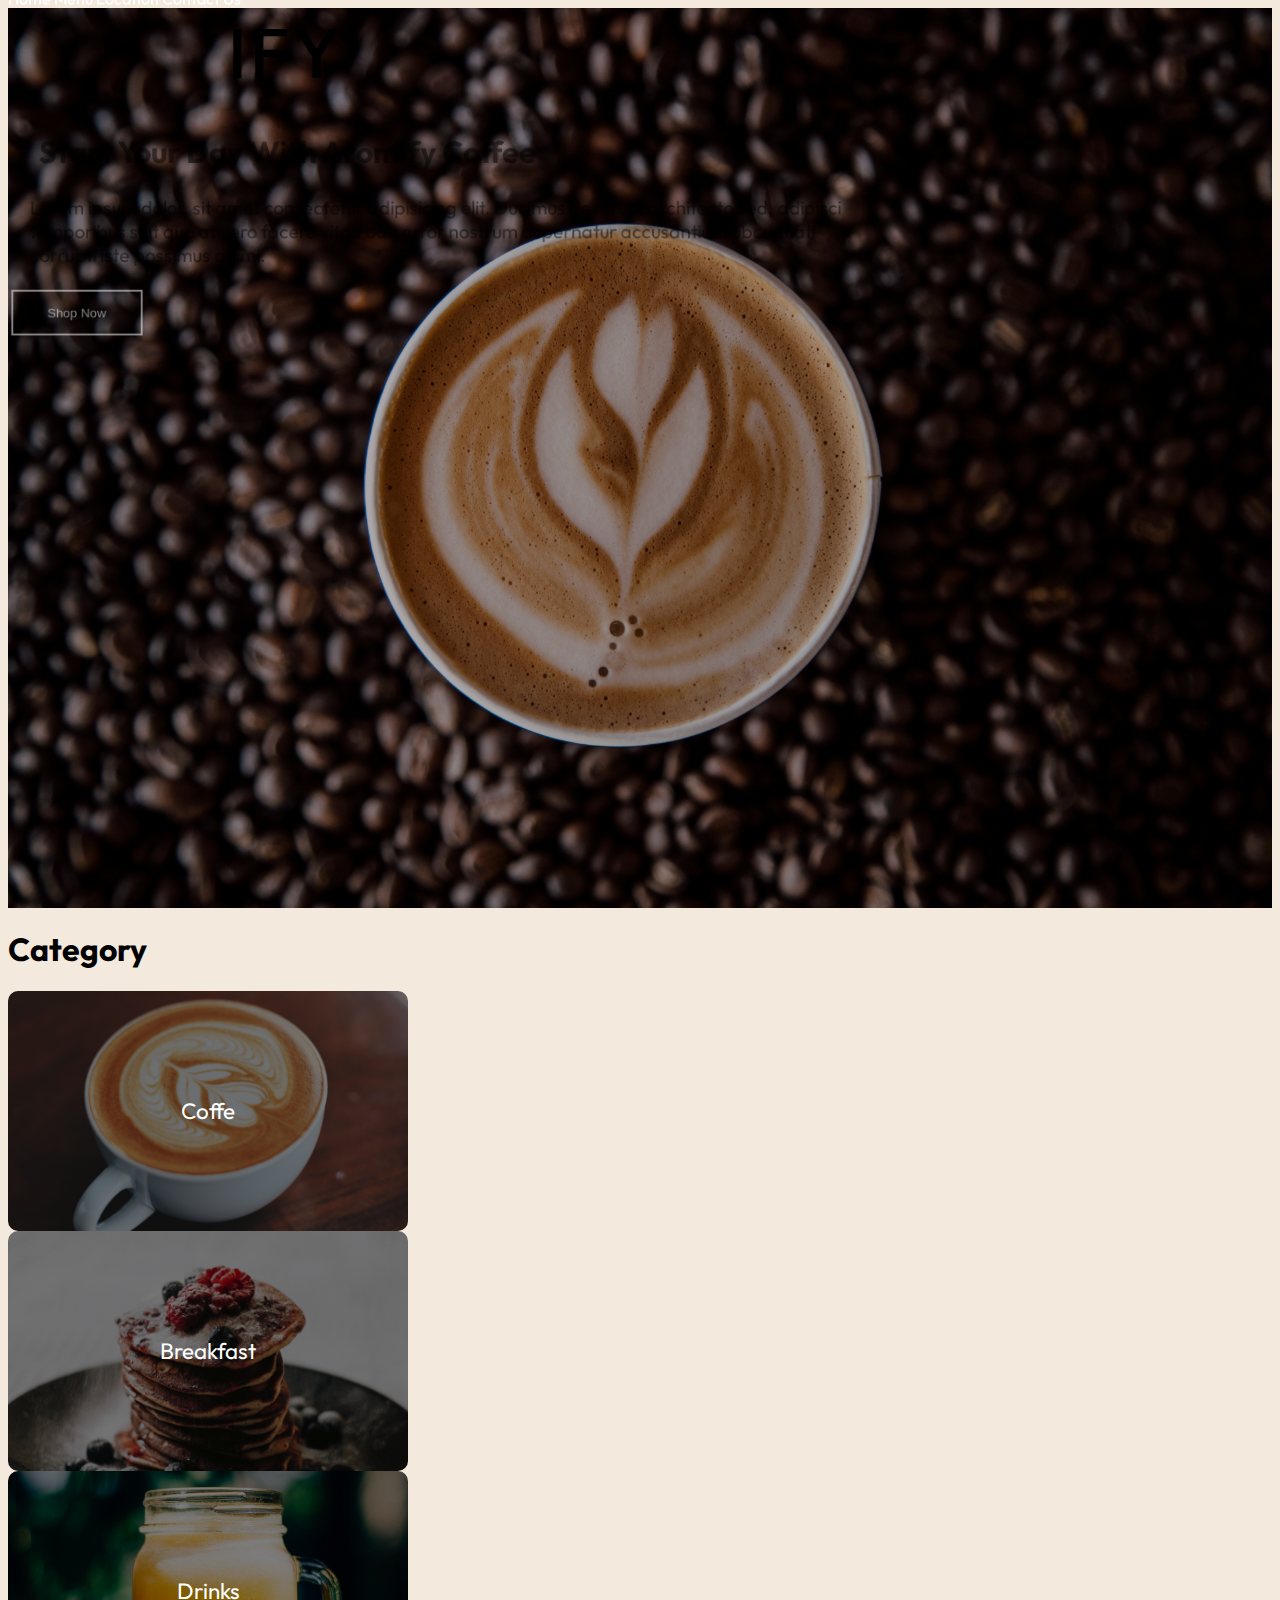
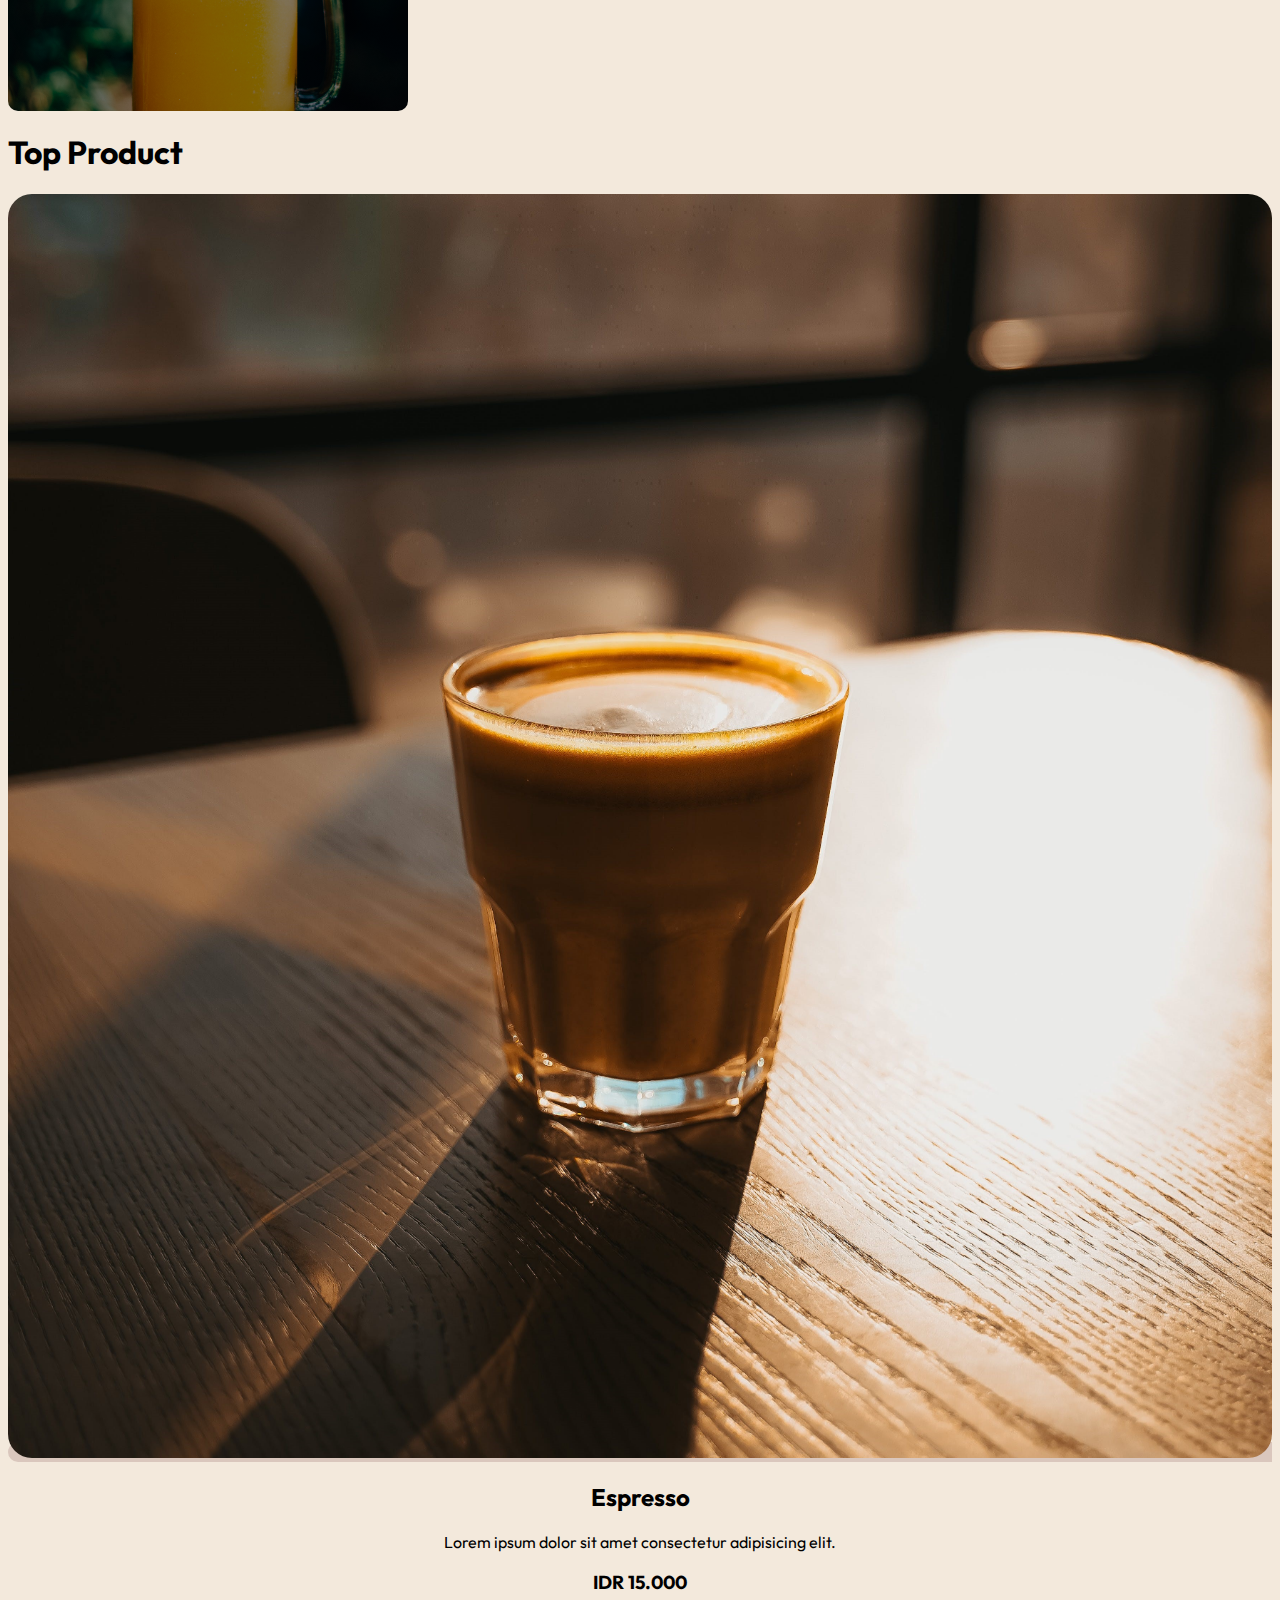
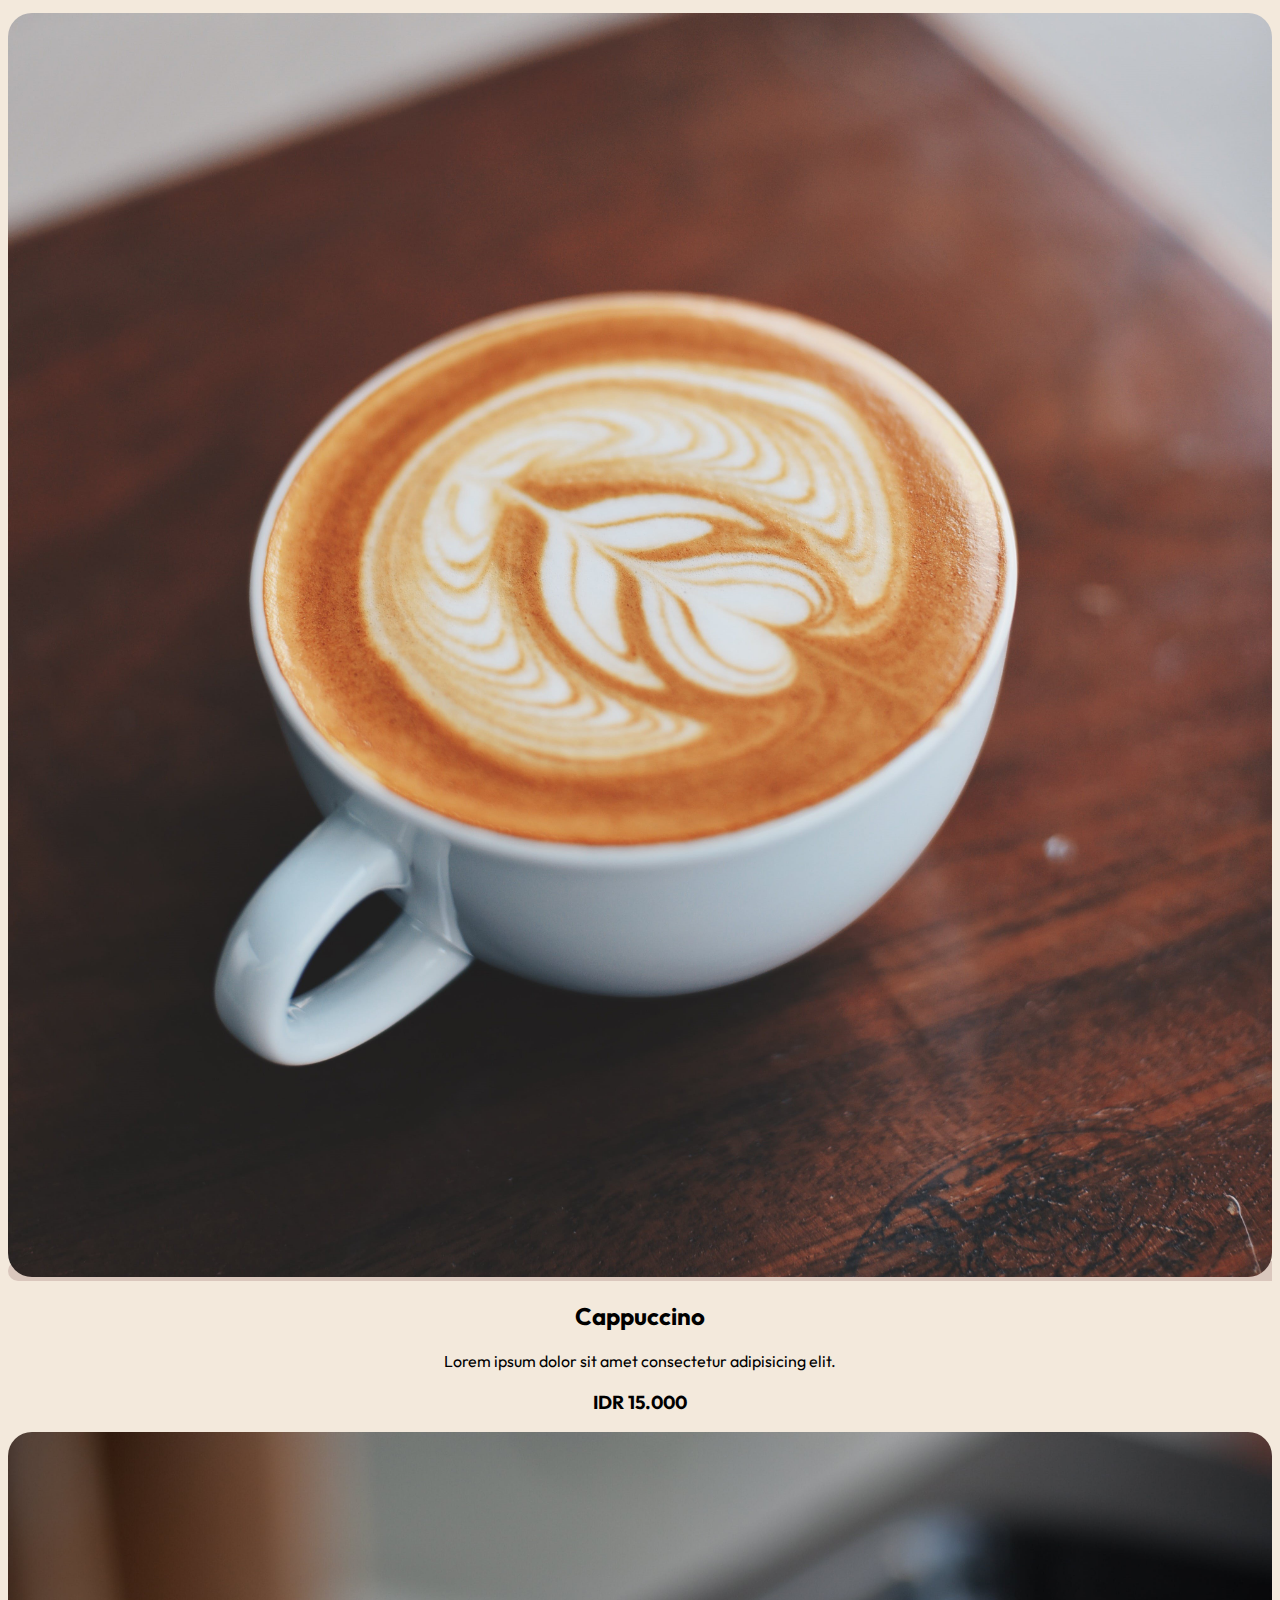
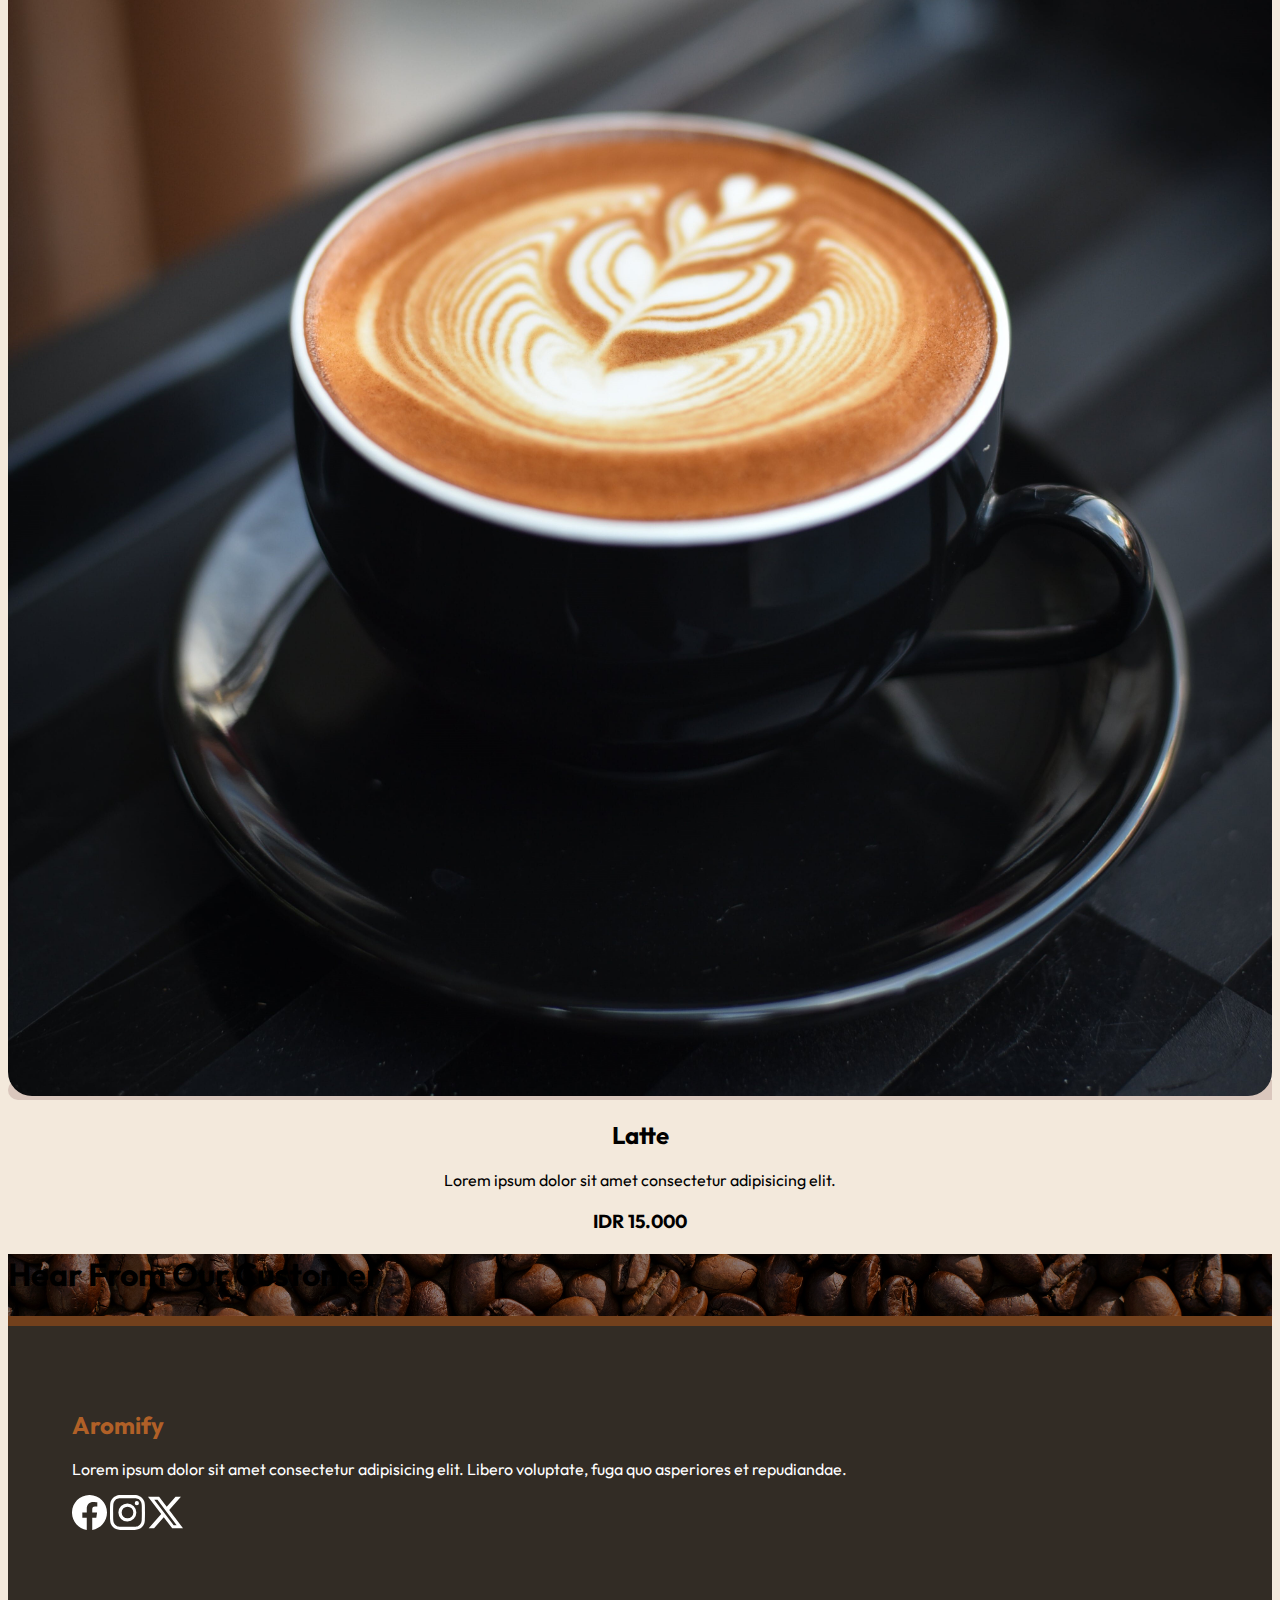
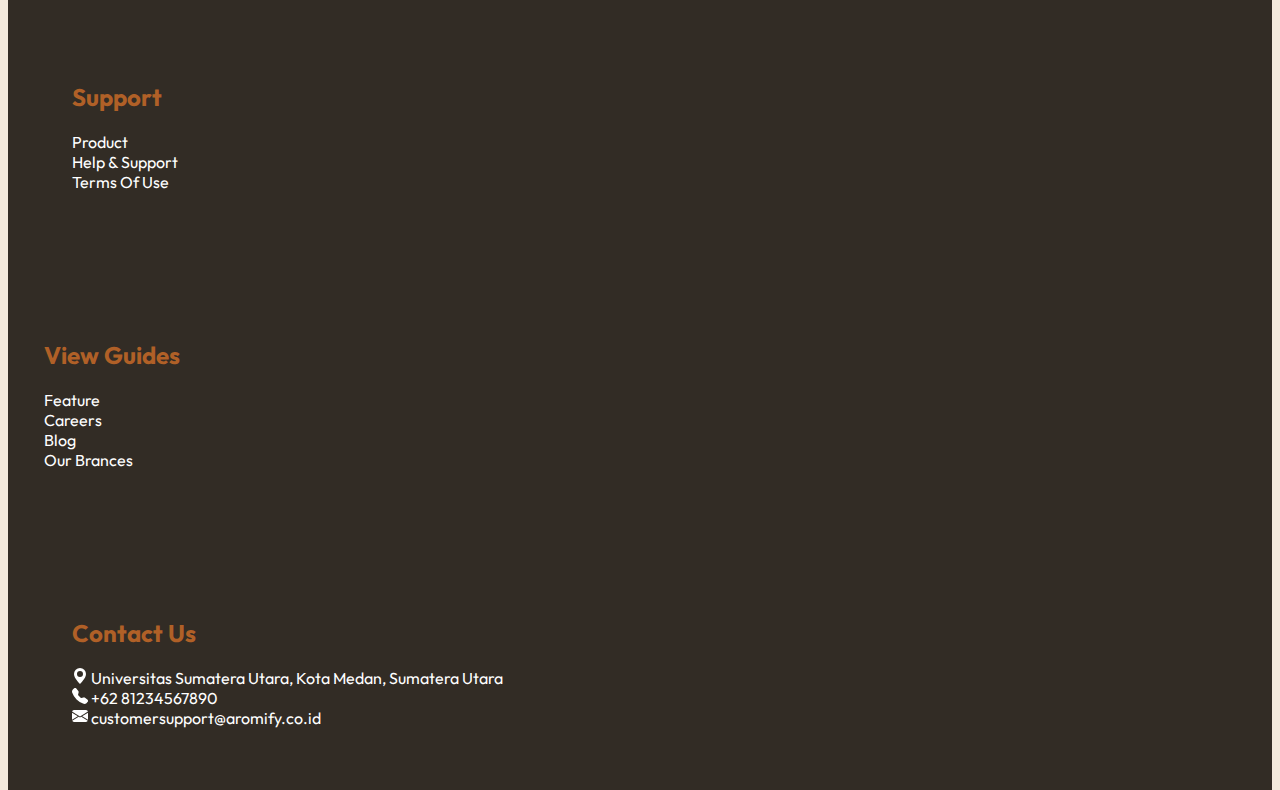
<file: menu/detail.html>
<!DOCTYPE html>
<html lang="en">
<head>
  <meta charset="UTF-8">
  <meta name="viewport" content="width=device-width, initial-scale=1.0">
  <title>Aromify</title>
  <link href="https://cdn.jsdelivr.net/npm/bootstrap@5.3.2/dist/css/bootstrap.min.css"
  rel="stylesheet" integrity="sha384-T3c6CoIi6uLrA9TneNEoa7RxnatzjcDSCmG1MXxSR1GAsXEV/Dwwykc2MPK8M2HN" crossorigin="anonymous">
  <link rel="stylesheet" href="style.css">
  <!-- Font -->
  <link rel="preconnect" href="https://fonts.googleapis.com">
  <link rel="preconnect" href="https://fonts.gstatic.com" crossorigin>
  <link href="https://fonts.googleapis.com/css2?family=Outfit:wght@100;200;300;400;500;600;700;800;900&display=swap" rel="stylesheet">
</head>
<body>
  
  <!-- Nav Main -->
    <nav class="navbar container-fluid navbar-expand-lg navbar-dark sticky-top">
      <div class="container-fluid">
        <a class="navbar-brand px-2 mx-lg-5" href="/index.html"><h2>Aromify</h3></a>
        <button class="navbar-toggler" type="button" data-bs-toggle="collapse" data-bs-target="#navbarNavAltMarkup" aria-controls="navbarNavAltMarkup" aria-expanded="false" aria-label="Toggle navigation">
          <span class="navbar-toggler-icon"></span>
        </button>
        <div class="collapse navbar-collapse justify-content-end px-5" id="navbarNavAltMarkup">
          <div class="navbar-nav">
            <a class="nav-link" href="/index.html">Home</a>
            <a class="nav-link" href="/menu/index.html">Menu</a>
            <a class="nav-link" href="/location/index.html">Location</a>
            <a class="nav-link" href="#footer">Contact Us</a>
          </div>
        </div>
      </div>
    </nav>
  <!-- Nav End -->

  <section class="m-5" style="padding: 5%;">
  <div class="container">
    <div class="detail row">
      <div class="image col-12 col-md-5">
        <img src="" alt="">
      </div>
      <div class="content col-12 col-md-5 d-flex justify-content-center flex-column">
        <h1 class="name"></h1>
        <div class="description"></div>
        <div class="price"></div>
        <div class="button">
          <a class="btn" href='' type="button">Order Now</a>
        </div>
      </div>
    </div>
  </div>
</section>

<section>
  <div class="container">
    <div class="d-flex justify-content-center my-5">
      <h1>MENU</h1>
    </div>
    <div class="d-flex justify-content-center" id="buttons">
      <button class="button-value" onclick="filterProduct('all')" data-category="all">All</button>
      <button class="button-value" onclick="filterProduct('coffee')" data-category="coffee">
        Coffee
      </button>
      <button class="button-value" onclick="filterProduct('breakfast')" data-category="breakfast">
        Breakfast
      </button>
      <button class="button-value" onclick="filterProduct('drinks')" data-category="drinks">
        Drinks
      </button>
    </div>
    <div class="listproduct row align-items-center justify-content-center my-5">
</section>

  <!-- Footer Start -->
  <footer class="mt-5" id="footer">
    <div class="container">
      <div class="row">
        <div class="box col-12 col-lg-3 my-2">
          <h2>Aromify</h2>
          <p>Lorem ipsum dolor sit amet consectetur adipisicing elit. Libero voluptate, fuga quo asperiores et repudiandae.</p>
          <div class="d-flex justify-content-between">
            <a href=""><svg xmlns="http://www.w3.org/2000/svg" width="35" height="35" fill="currentColor" class="bi bi-facebook" viewBox="0 0 16 16">
              <path d="M16 8.049c0-4.446-3.582-8.05-8-8.05C3.58 0-.002 3.603-.002 8.05c0 4.017 2.926 7.347 6.75 7.951v-5.625h-2.03V8.05H6.75V6.275c0-2.017 1.195-3.131 3.022-3.131.876 0 1.791.157 1.791.157v1.98h-1.009c-.993 0-1.303.621-1.303 1.258v1.51h2.218l-.354 2.326H9.25V16c3.824-.604 6.75-3.934 6.75-7.951z"/>
            </svg></a>
            <a href=""><svg xmlns="http://www.w3.org/2000/svg" width="35" height="35" fill="currentColor" class="bi bi-instagram" viewBox="0 0 16 16">
              <path d="M8 0C5.829 0 5.556.01 4.703.048 3.85.088 3.269.222 2.76.42a3.917 3.917 0 0 0-1.417.923A3.927 3.927 0 0 0 .42 2.76C.222 3.268.087 3.85.048 4.7.01 5.555 0 5.827 0 8.001c0 2.172.01 2.444.048 3.297.04.852.174 1.433.372 1.942.205.526.478.972.923 1.417.444.445.89.719 1.416.923.51.198 1.09.333 1.942.372C5.555 15.99 5.827 16 8 16s2.444-.01 3.298-.048c.851-.04 1.434-.174 1.943-.372a3.916 3.916 0 0 0 1.416-.923c.445-.445.718-.891.923-1.417.197-.509.332-1.09.372-1.942C15.99 10.445 16 10.173 16 8s-.01-2.445-.048-3.299c-.04-.851-.175-1.433-.372-1.941a3.926 3.926 0 0 0-.923-1.417A3.911 3.911 0 0 0 13.24.42c-.51-.198-1.092-.333-1.943-.372C10.443.01 10.172 0 7.998 0h.003zm-.717 1.442h.718c2.136 0 2.389.007 3.232.046.78.035 1.204.166 1.486.275.373.145.64.319.92.599.28.28.453.546.598.92.11.281.24.705.275 1.485.039.843.047 1.096.047 3.231s-.008 2.389-.047 3.232c-.035.78-.166 1.203-.275 1.485a2.47 2.47 0 0 1-.599.919c-.28.28-.546.453-.92.598-.28.11-.704.24-1.485.276-.843.038-1.096.047-3.232.047s-2.39-.009-3.233-.047c-.78-.036-1.203-.166-1.485-.276a2.478 2.478 0 0 1-.92-.598 2.48 2.48 0 0 1-.6-.92c-.109-.281-.24-.705-.275-1.485-.038-.843-.046-1.096-.046-3.233 0-2.136.008-2.388.046-3.231.036-.78.166-1.204.276-1.486.145-.373.319-.64.599-.92.28-.28.546-.453.92-.598.282-.11.705-.24 1.485-.276.738-.034 1.024-.044 2.515-.045v.002zm4.988 1.328a.96.96 0 1 0 0 1.92.96.96 0 0 0 0-1.92zm-4.27 1.122a4.109 4.109 0 1 0 0 8.217 4.109 4.109 0 0 0 0-8.217zm0 1.441a2.667 2.667 0 1 1 0 5.334 2.667 2.667 0 0 1 0-5.334z"/>
            </svg></a>
            <a href=""><svg xmlns="http://www.w3.org/2000/svg" width="35" height="35" fill="currentColor" class="bi bi-twitter-x" viewBox="0 0 16 16">
              <path d="M12.6.75h2.454l-5.36 6.142L16 15.25h-4.937l-3.867-5.07-4.425 5.07H.316l5.733-6.57L0 .75h5.063l3.495 4.633L12.601.75Zm-.86 13.028h1.36L4.323 2.145H2.865l8.875 11.633Z"/>
            </svg></a>
          </div>
        </div>
        <div class="box col-4 col-lg-3 my-2">
          <h2>Support</h2>
            <li><a href="">Product</a></li>
            <li><a href="">Help & Support</a></li>
            <li><a href="">Terms Of Use</a></li>
        </div>
        <div class="box view-guides col-4 col-lg-3 my-2">
          <h2>View Guides</h2>
          <li><a href="">Feature</a></li>
          <li><a href="">Careers</a></li>
          <li><a href="">Blog</a></li>
          <li><a href="">Our Brances</a></li>
        </div>
        <div class="box col-4 col-lg-3 my-2">
          <h2>Contact Us</h2>
          <li><a href="https://maps.app.goo.gl/rUbBn3aGbjr4M6wi7" target="_blank">
            <span>
              <svg xmlns="http://www.w3.org/2000/svg" width="16" height="16" fill="currentColor" class="bi bi-geo-alt-fill" viewBox="0 0 16 16">
                <path d="M8 16s6-5.686 6-10A6 6 0 0 0 2 6c0 4.314 6 10 6 10zm0-7a3 3 0 1 1 0-6 3 3 0 0 1 0 6z"/>
              </svg>
            </span>
            Universitas Sumatera Utara, Kota Medan, Sumatera Utara
          </a></li>
          <li><a href=""><span>
            <svg xmlns="http://www.w3.org/2000/svg" width="16" height="16" fill="currentColor" class="bi bi-telephone-fill" viewBox="0 0 16 16">
              <path fill-rule="evenodd" d="M1.885.511a1.745 1.745 0 0 1 2.61.163L6.29 2.98c.329.423.445.974.315 1.494l-.547 2.19a.678.678 0 0 0 .178.643l2.457 2.457a.678.678 0 0 0 .644.178l2.189-.547a1.745 1.745 0 0 1 1.494.315l2.306 1.794c.829.645.905 1.87.163 2.611l-1.034 1.034c-.74.74-1.846 1.065-2.877.702a18.634 18.634 0 0 1-7.01-4.42 18.634 18.634 0 0 1-4.42-7.009c-.362-1.03-.037-2.137.703-2.877L1.885.511z"/>
            </svg>
          </span>
              +62 81234567890
          </a></li>
          <li><a href="mailto:customersupport@aromify.co.id"><span>
            <svg xmlns="http://www.w3.org/2000/svg" width="16" height="16" fill="currentColor" class="bi bi-envelope-fill" viewBox="0 0 16 16">
              <path d="M.05 3.555A2 2 0 0 1 2 2h12a2 2 0 0 1 1.95 1.555L8 8.414.05 3.555ZM0 4.697v7.104l5.803-3.558L0 4.697ZM6.761 8.83l-6.57 4.027A2 2 0 0 0 2 14h12a2 2 0 0 0 1.808-1.144l-6.57-4.027L8 9.586l-1.239-.757Zm3.436-.586L16 11.801V4.697l-5.803 3.546Z"/>
            </svg>
          </span>
              customersupport@aromify.co.id
          </a></li>
        </div>
      </div>
    </div>
    <div class="copyright d-flex justify-content-center align-items-center">
      <p class="m-0">&#169; Nazrul Fajar Ramadhani 2023</p>
    </div>
  </footer>
  <!-- Footer End -->
        <!-- Bootstrap -->
  <script src="https://cdn.jsdelivr.net/npm/bootstrap@5.3.2/dist/js/bootstrap.bundle.min.js" 
  integrity="sha384-C6RzsynM9kWDrMNeT87bh95OGNyZPhcTNXj1NW7RuBCsyN/o0jlpcV8Qyq46cDfL" crossorigin="anonymous"></script>
    </footer>
    <!-- Footer End -->

    <script>
      let products = null;
      fetch('/products.json')
      .then(response => response.json())
      .then(data => {
        products = data;
        showDetail();
        addDataToHTML();
      })
      function showDetail(){
        let detail = document.querySelector('.detail');
        let productId = new URLSearchParams(window.location.search).get('id');
        let thisProduct = products.filter(value => {
          return value.id == productId
        })[0];
        if(!thisProduct){
          window.location.href = "/";
        }

        detail.querySelector('.image img').src = thisProduct.image;
        detail.querySelector('.name').innerText = thisProduct.name;
        detail.querySelector('.price').innerText = thisProduct.price;
        detail.querySelector('.description').innerText = thisProduct.description;
        detail.querySelector('.button a').href = thisProduct.link;
      }

      let listproduct = document.querySelector('.listproduct');
function addDataToHTML(){
  products.forEach(product => {
    let newProduct = document.createElement('a');
    newProduct.href = '/menu/detail.html?id=' + product.id;
    newProduct.classList.add('product', 'col-3', 'm-2', 'p-4');
    newProduct.innerHTML = `
      <img src="${product.image}">
      <h2 class="p-1 pt-5 my-1">${product.name}</h2>
      <h4 class="p-1">${product.price}</h4>
    `;
    listproduct.appendChild(newProduct);
  });
}

function filterProduct(category) {
  selectedCategory = category;
  updateProductList();
}

function updateProductList() {
  listproduct.innerHTML = ''; // Clear existing products

  let filteredProducts = (selectedCategory === 'all') ? products : products.filter(product => product.category === selectedCategory);

  filteredProducts.forEach(product => {
    let newProduct = document.createElement('a');
    newProduct.href = '/menu/detail.html?id=' + product.id;
    newProduct.classList.add('product', 'col-3', 'm-2', 'p-4');
    newProduct.innerHTML = `
      <img src="${product.image}">
      <h2 class="p-1 pt-5 my-1">${product.name}</h2>
      <h4 class="p-1">${product.price}</h4>
    `;
    listproduct.appendChild(newProduct);
  });
}

// Add event listeners to buttons
buttons.addEventListener('click', function (event) {
  if (event.target.tagName === 'BUTTON') {
    // Call the filterProduct function with the category from the clicked button
    filterProduct(event.target.getAttribute('data-category'));
  }
});
    </script>
</body>
</html>
</file>
<file: style.css>
body {
  font-family: 'Outfit', sans-serif !important;
  background-color: #f3e9dc;
}

a {
  text-decoration: none;
  color: white;
}

/* Navbar */
.navbar {
  position: fixed;
  font-weight: 500;
  transition: background 250ms ease-in;
  background: var(--background);
  z-index: 99999999;
  animation: fall 1s forwards;
  transform: translateY(-50vh);
}


.nav-link:hover {
  text-decoration: underline;
}

.nav-scrolled {
  background-color: #72401c;
  z-index: 999999999999;
}


/* Navbar End */
.category a {
  font-size: 1.4rem;
  border-radius: 10px;
}

.home {
  width: 100%;
  height: 100vh;
  position: relative;
  background:linear-gradient(rgba(0, 0, 0, 0.3), rgba(0, 0, 0, 0.3)), url(img/hero.jpg);
  background-repeat: no-repeat;
  background-size: cover;
  background-position: 50%;

}
.fade-up {
  animation: fade-up 1s;
}
@keyframes fade-up {
  0% {
    opacity: 0;
    transform: translateY(30px) scale(0.9);
  }
  100% {
    opacity: 1;
    transform: translateY(0px) scale(1);
  }
}

.word span {
  display: inline-block;
  font-size:calc(2.375rem + 2.5vw);
  font-weight: 500;
  animation: fall 1s forwards;
}
@keyframes fall{
  0%{
    transform: translatey(-25vh) scale(1);
  }
  100%{
    transform: translatey(0) scale(1);
  }
}
.word span:nth-child(2){
  animation-delay: 0.1s;
}
.word span:nth-child(3){
  animation-delay: 0.2s;
}
.word span:nth-child(4){
  animation-delay: 0.3s;
}
.word span:nth-child(5){
  animation-delay: 0.4s;
}
.word span:nth-child(6){
  animation-delay: 0.5s;
}
.word span:nth-child(7){
  animation-delay: 0.6s;
}

.shop_now {
  background-color: transparent;
  width: 8.6rem;
  height: 3rem;
  border: 2px solid white;
  color: white;
  transition: background 0.15s ease-in;
}

.shop_now:hover {
  background-color: white;
  color: #72401c;
}

.category {
  width: 25rem;
}

.cat_coffee {
  background:linear-gradient(rgba(0, 0, 0, 0.5), rgba(0, 0, 0, 0.5)), url(img/Coffe/cappuccino.jpg);
  height: 15rem;
  width: 100%;
  background-size: cover;
  background-position: 1%;
  display: flex;
  align-items: center;
  justify-content: center;
  color: white;
}
.cat_coffee:hover {
  background:linear-gradient(rgba(0, 0, 0, 0.2), rgba(0, 0, 0, 0.2)), url(img/Coffe/cappuccino.jpg);
  background-size: cover;
  background-position: 1%;
}
.cat_breakfast {
  background:linear-gradient(rgba(0, 0, 0, 0.5), rgba(0, 0, 0, 0.5)), url(img/Breakfast/pancake.jpg);
  height: 15rem;
  width: 100%;
  background-size: cover;
  background-position: 1%;
  display: flex;
  align-items: center;
  justify-content: center;
  color: white;
}
.cat_breakfast:hover {
  background:linear-gradient(rgba(0, 0, 0, 0.2), rgba(0, 0, 0, 0.2)), url(img/Breakfast/pancake.jpg);
  background-size: cover;
  background-position: 1%;
}
.cat_drinks {
  background:linear-gradient(rgba(0, 0, 0, 0.5), rgba(0, 0, 0, 0.5)), url(img/Drinks/orange_juice.jpg); 
  height: 15rem;
  width: 100%;
  background-size: cover;
  background-position: 1%;
  display: flex;
  align-items: center;
  justify-content: center;
  color: white;
}
.cat_drinks:hover {
  background:linear-gradient(rgba(0, 0, 0, 0.2), rgba(0, 0, 0, 0.2)), url(img/Drinks/orange_juice.jpg);
  background-size: cover;
  background-position: 1%;
}

.product {
  width: 20rem;
  height: 33rem;
  box-sizing: border-box;
  text-align: center;
  border-radius: 1.5rem;
  background-color: #dac7bd;
  text-decoration: none;
  color: black;
  transition: box-shadow 0.15s ease-in;
}
.product img {
  width: 100%;
  height: 65%;
  object-fit: cover;
  border-radius: 1.5rem;
}
.product:hover {
  box-shadow: 0 0 20px gray;
}

/* Review */
.review-body {
  background:linear-gradient(rgba(0, 0, 0, 0.3), rgba(0, 0, 0, 0.3)),url(img/biji.jpg);
  background-repeat: no-repeat;
  background-size: cover;
  background-position: 50%;
}

.review {
  display: flex;
  align-items: center;
}

.card-body img {
  width: 40px !important;
  height: 40px !important;
  border-radius: 50%;
  object-fit: cover !important;
}

.card-body {
  height: 20rem;
}

.owl-nav {
  height: 3rem;
  display: flex;
  justify-content: center;
  align-content: center;
  font-size: 2rem;
  color: white;
}

/* Review End */

/* Footer Start */
footer {
  background-color: #322c25;
  border-top: 10px solid #72401c;
  color: white;
  list-style-type: none;
  gap: 1.5rem;
  overflow: hidden;
}

footer h2 {
  color: #b06027;
}

.box {
  padding: 5vw;
}

.view-guides {
  padding: 5vw 4vh !important;
}

.copyright {
  border-top: 1px solid white;
  height: 2.5rem;
}
/* Footer End */
</file>
<file: UTS_Lab_PW2/style.css>
body {
  font-family: 'Outfit', sans-serif !important;
  background-color: #f3e9dc;
}

a {
  text-decoration: none;
  color: white;
}

/* Navbar */
.navbar {
  position: fixed;
  font-weight: 500;
  transition: background 250ms ease-in;
  background: var(--background);
  z-index: 99999999;
  animation: fall 1s forwards;
  transform: translateY(-50vh);
}


.nav-link:hover {
  text-decoration: underline;
}

.nav-scrolled {
  background-color: #72401c;
  z-index: 999999999999;
}


/* Navbar End */
.category a {
  font-size: 1.4rem;
  border-radius: 10px;
}

.home {
  width: 100%;
  height: 100vh;
  position: relative;
  background:linear-gradient(rgba(0, 0, 0, 0.3), rgba(0, 0, 0, 0.3)), url(img/hero.jpg);
  background-repeat: no-repeat;
  background-size: cover;
  background-position: 50%;

}
.fade-up {
  animation: fade-up 1s;
}
@keyframes fade-up {
  0% {
    opacity: 0;
    transform: translateY(30px) scale(0.9);
  }
  100% {
    opacity: 1;
    transform: translateY(0px) scale(1);
  }
}

.word span {
  display: inline-block;
  font-size:calc(2.375rem + 2.5vw);
  font-weight: 500;
  animation: fall 1s forwards;
}
@keyframes fall{
  0%{
    transform: translatey(-25vh) scale(1);
  }
  100%{
    transform: translatey(0) scale(1);
  }
}
.word span:nth-child(2){
  animation-delay: 0.1s;
}
.word span:nth-child(3){
  animation-delay: 0.2s;
}
.word span:nth-child(4){
  animation-delay: 0.3s;
}
.word span:nth-child(5){
  animation-delay: 0.4s;
}
.word span:nth-child(6){
  animation-delay: 0.5s;
}
.word span:nth-child(7){
  animation-delay: 0.6s;
}

.shop_now {
  background-color: transparent;
  width: 8.6rem;
  height: 3rem;
  border: 2px solid white;
  color: white;
  transition: background 0.15s ease-in;
}

.shop_now:hover {
  background-color: white;
  color: #72401c;
}

.category {
  width: 25rem;
}

.cat_coffee {
  background:linear-gradient(rgba(0, 0, 0, 0.5), rgba(0, 0, 0, 0.5)), url(img/Coffe/cappuccino.jpg);
  height: 15rem;
  width: 100%;
  background-size: cover;
  background-position: 1%;
  display: flex;
  align-items: center;
  justify-content: center;
  color: white;
}
.cat_coffee:hover {
  background:linear-gradient(rgba(0, 0, 0, 0.2), rgba(0, 0, 0, 0.2)), url(img/Coffe/cappuccino.jpg);
  background-size: cover;
  background-position: 1%;
}
.cat_breakfast {
  background:linear-gradient(rgba(0, 0, 0, 0.5), rgba(0, 0, 0, 0.5)), url(img/Breakfast/pancake.jpg);
  height: 15rem;
  width: 100%;
  background-size: cover;
  background-position: 1%;
  display: flex;
  align-items: center;
  justify-content: center;
  color: white;
}
.cat_breakfast:hover {
  background:linear-gradient(rgba(0, 0, 0, 0.2), rgba(0, 0, 0, 0.2)), url(img/Breakfast/pancake.jpg);
  background-size: cover;
  background-position: 1%;
}
.cat_drinks {
  background:linear-gradient(rgba(0, 0, 0, 0.5), rgba(0, 0, 0, 0.5)), url(img/Drinks/orange_juice.jpg); 
  height: 15rem;
  width: 100%;
  background-size: cover;
  background-position: 1%;
  display: flex;
  align-items: center;
  justify-content: center;
  color: white;
}
.cat_drinks:hover {
  background:linear-gradient(rgba(0, 0, 0, 0.2), rgba(0, 0, 0, 0.2)), url(img/Drinks/orange_juice.jpg);
  background-size: cover;
  background-position: 1%;
}

.product {
  width: 20rem;
  height: 33rem;
  box-sizing: border-box;
  text-align: center;
  border-radius: 1.5rem;
  background-color: #dac7bd;
  text-decoration: none;
  color: black;
  transition: box-shadow 0.15s ease-in;
}
.product img {
  width: 100%;
  height: 65%;
  object-fit: cover;
  border-radius: 1.5rem;
}
.product:hover {
  box-shadow: 0 0 20px gray;
}

/* Review */
.review-body {
  background:linear-gradient(rgba(0, 0, 0, 0.3), rgba(0, 0, 0, 0.3)),url(img/biji.jpg);
  background-repeat: no-repeat;
  background-size: cover;
  background-position: 50%;
}

.review {
  display: flex;
  align-items: center;
}

.card-body img {
  width: 40px !important;
  height: 40px !important;
  border-radius: 50%;
  object-fit: cover !important;
}

.card-body {
  height: 20rem;
}

.owl-nav {
  height: 3rem;
  display: flex;
  justify-content: center;
  align-content: center;
  font-size: 2rem;
  color: white;
}

/* Review End */

/* Footer Start */
footer {
  background-color: #322c25;
  border-top: 10px solid #72401c;
  color: white;
  list-style-type: none;
  gap: 1.5rem;
  overflow: hidden;
}

footer h2 {
  color: #b06027;
}

.box {
  padding: 5vw;
}

.view-guides {
  padding: 5vw 4vh !important;
}

.copyright {
  border-top: 1px solid white;
  height: 2.5rem;
}
/* Footer End */
</file>
<file: menu/style.css>
body {
  font-family: 'Outfit', sans-serif !important;
  background-color: #f3e9dc;
}

a {
  text-decoration: none;
  color: white;
}

.navbar {
  font-weight: 500;
  background-color: #72401c;
  animation: fall 1s forwards;
  transform: translateY(-50vh);
}
@keyframes fall{
  0%{
    transform: translatey(-25vh) scale(1);
  }
  100%{
    transform: translatey(0) scale(1);
  }
}

.nav-link:hover {
  text-decoration: underline;
}

.product {
  width: 20rem;
  height: 33rem;
  box-sizing: border-box;
  text-align: center;
  border-radius: 1.5rem;
  background-color: #dac7bd;
  text-decoration: none;
  color: black;
  transition: box-shadow 0.15s ease-in;
}
.product img {
  width: 100%;
  height: 65%;
  object-fit: cover;
  border-radius: 1.5rem;
}
.product:hover {
  box-shadow: 0 0 20px gray;
}

.button-value {
  width: 5.5rem;
  height: 2rem;
  margin: 0.35rem;
  border-radius: 35px;
}
.button-value:hover {
  background-color: #72401c;
  color: white;
}

/* Footer Start */
footer {
  background-color: #322c25;
  border-top: 10px solid #72401c;
  color: white;
  list-style-type: none;
  gap: 1.5rem;
  overflow: hidden;
}

footer h2 {
  color: #b06027;
}

.box {
  padding: 5vw;
}

.view-guides {
  padding: 5vw 4vh !important;
}

.copyright {
  border-top: 1px solid white;
  height: 2.5rem;
}
/* Footer End */

.detail {
  display: flex;
  justify-content: space-around;
}
.detail img {
  width: 100%;
  border-radius: 50%;
}

.detail .image {
  position: relative;
}

.detail .image::before {
  position: absolute;
  width: 30vw;
  height: 30vw;
  content: '';
  background-color: #322c25;
  z-index: -1;
  border-radius: 2200px 400px 2000px 280px;
}

.detail .price {
  font-weight: bold;
  font-size: x-large;
  padding: 1rem 0 ;
  margin: 0 0 2rem 0;
}

.button a {
  background-color: white;
}
</file>
